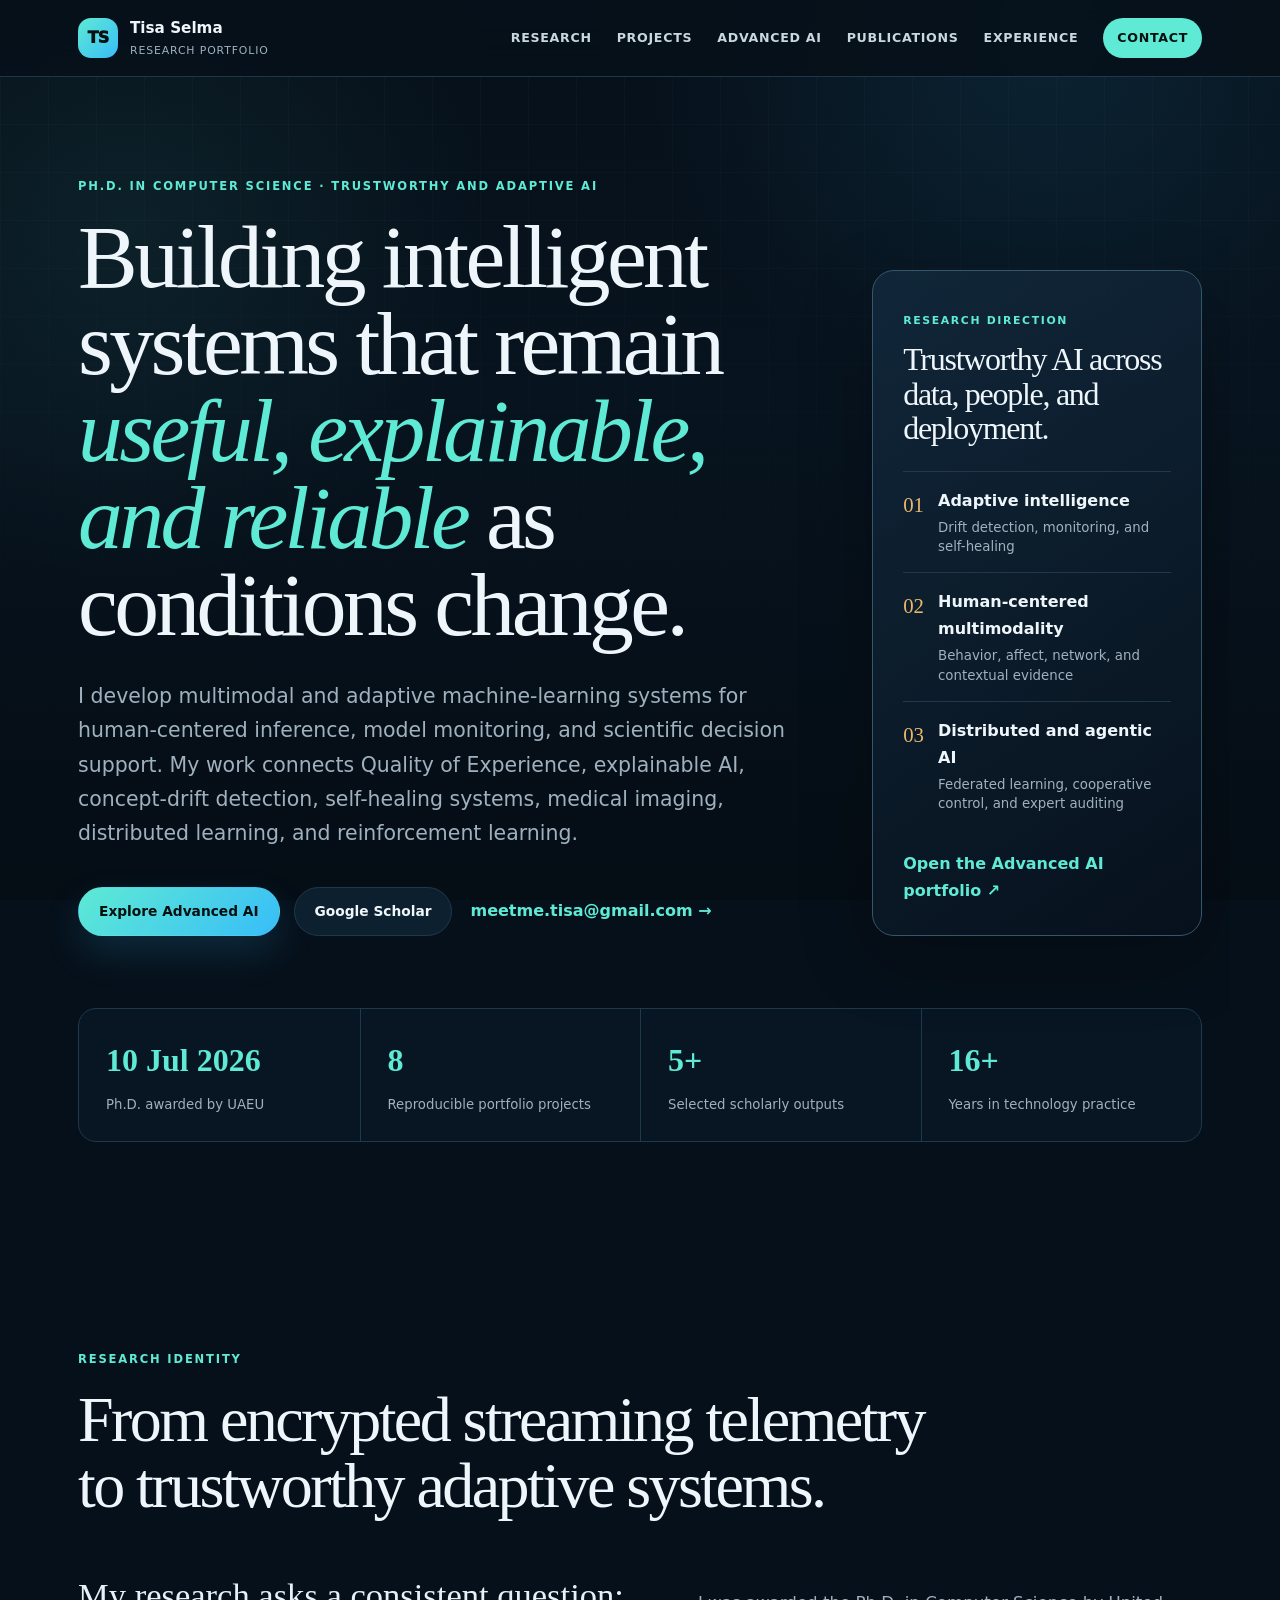
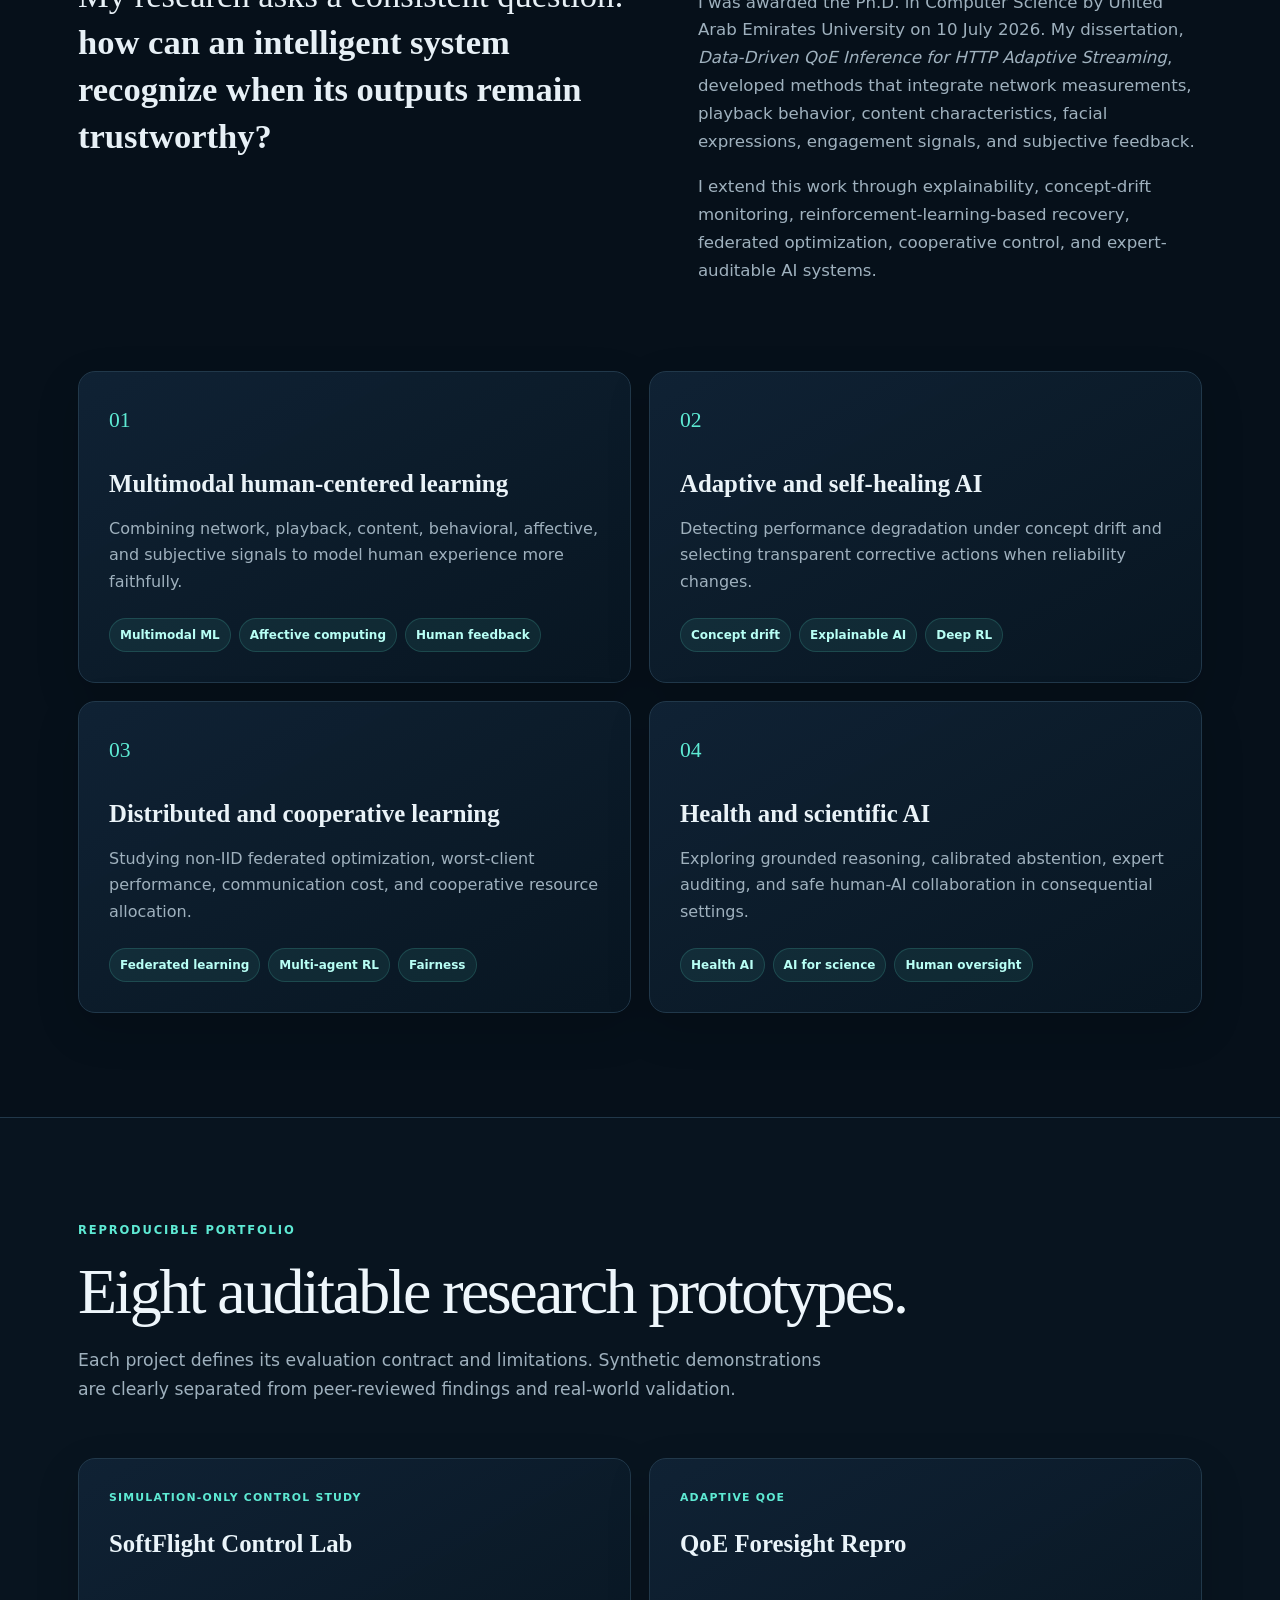
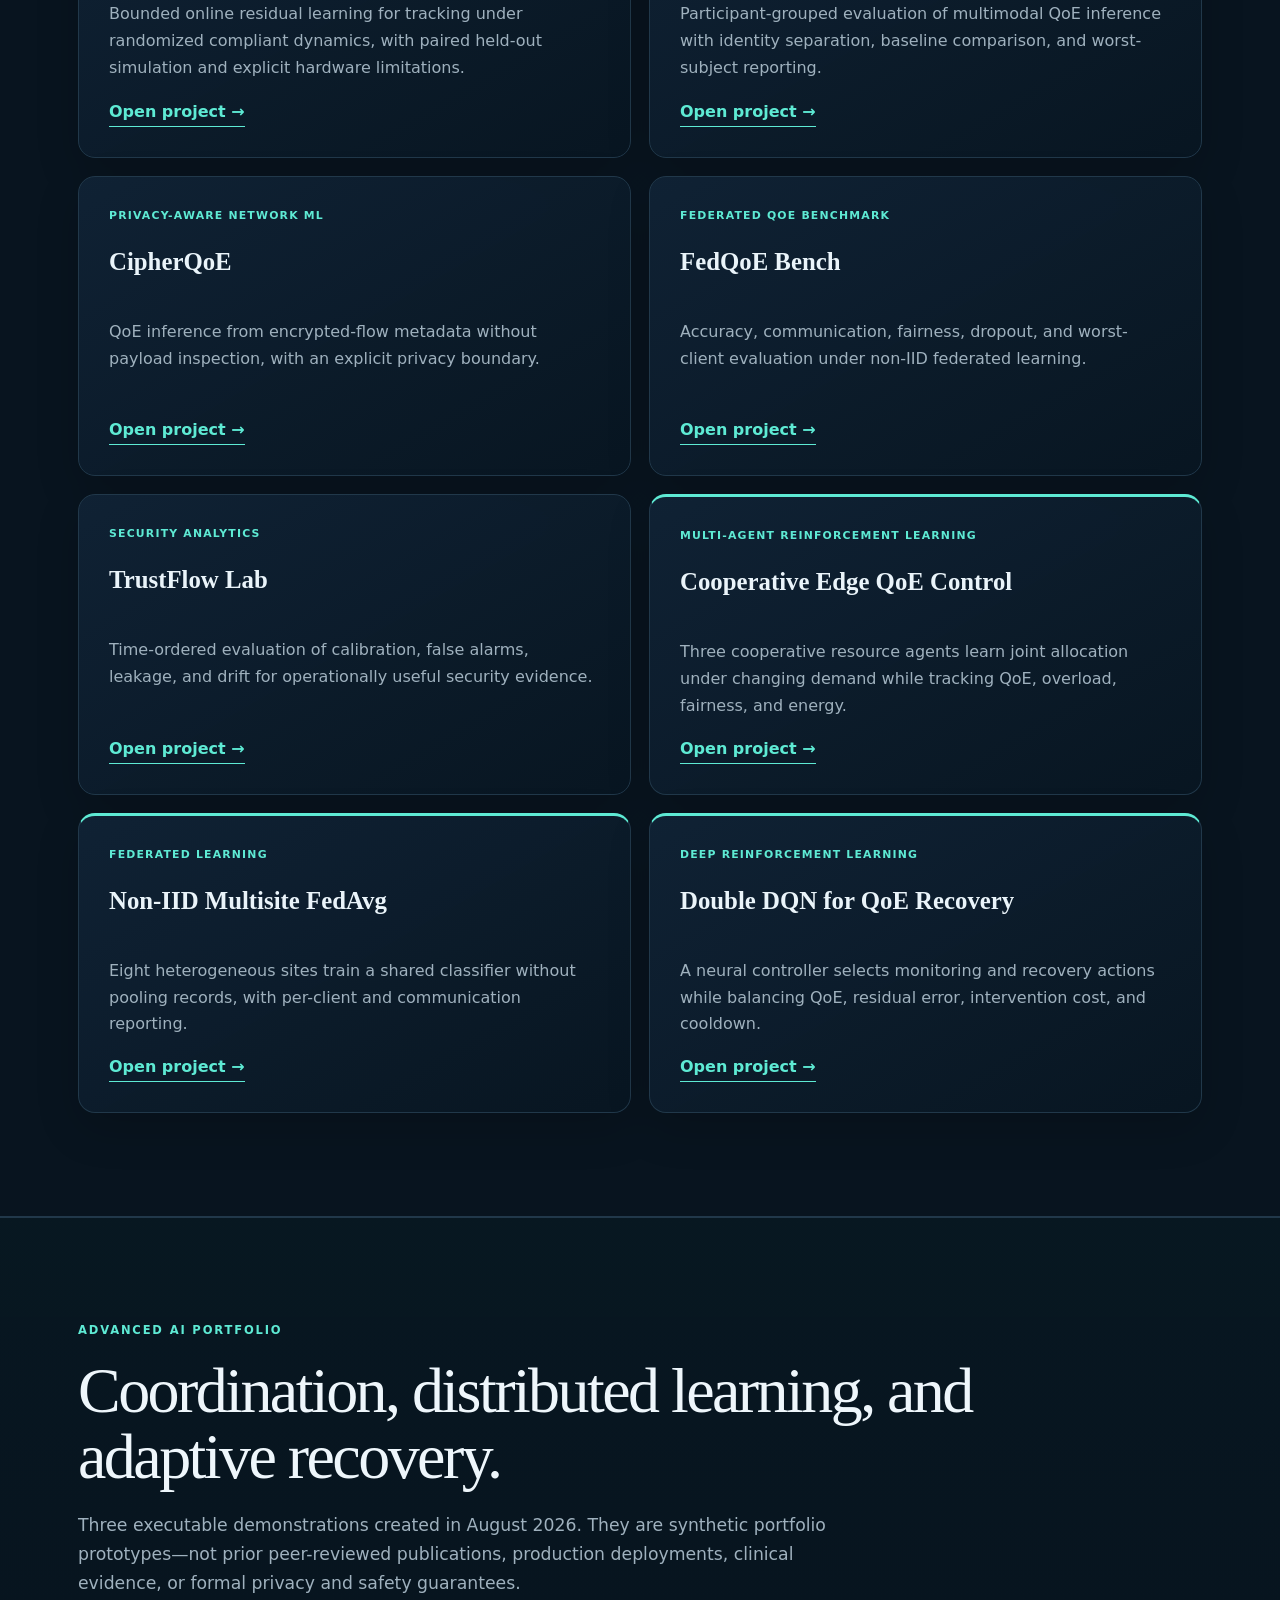
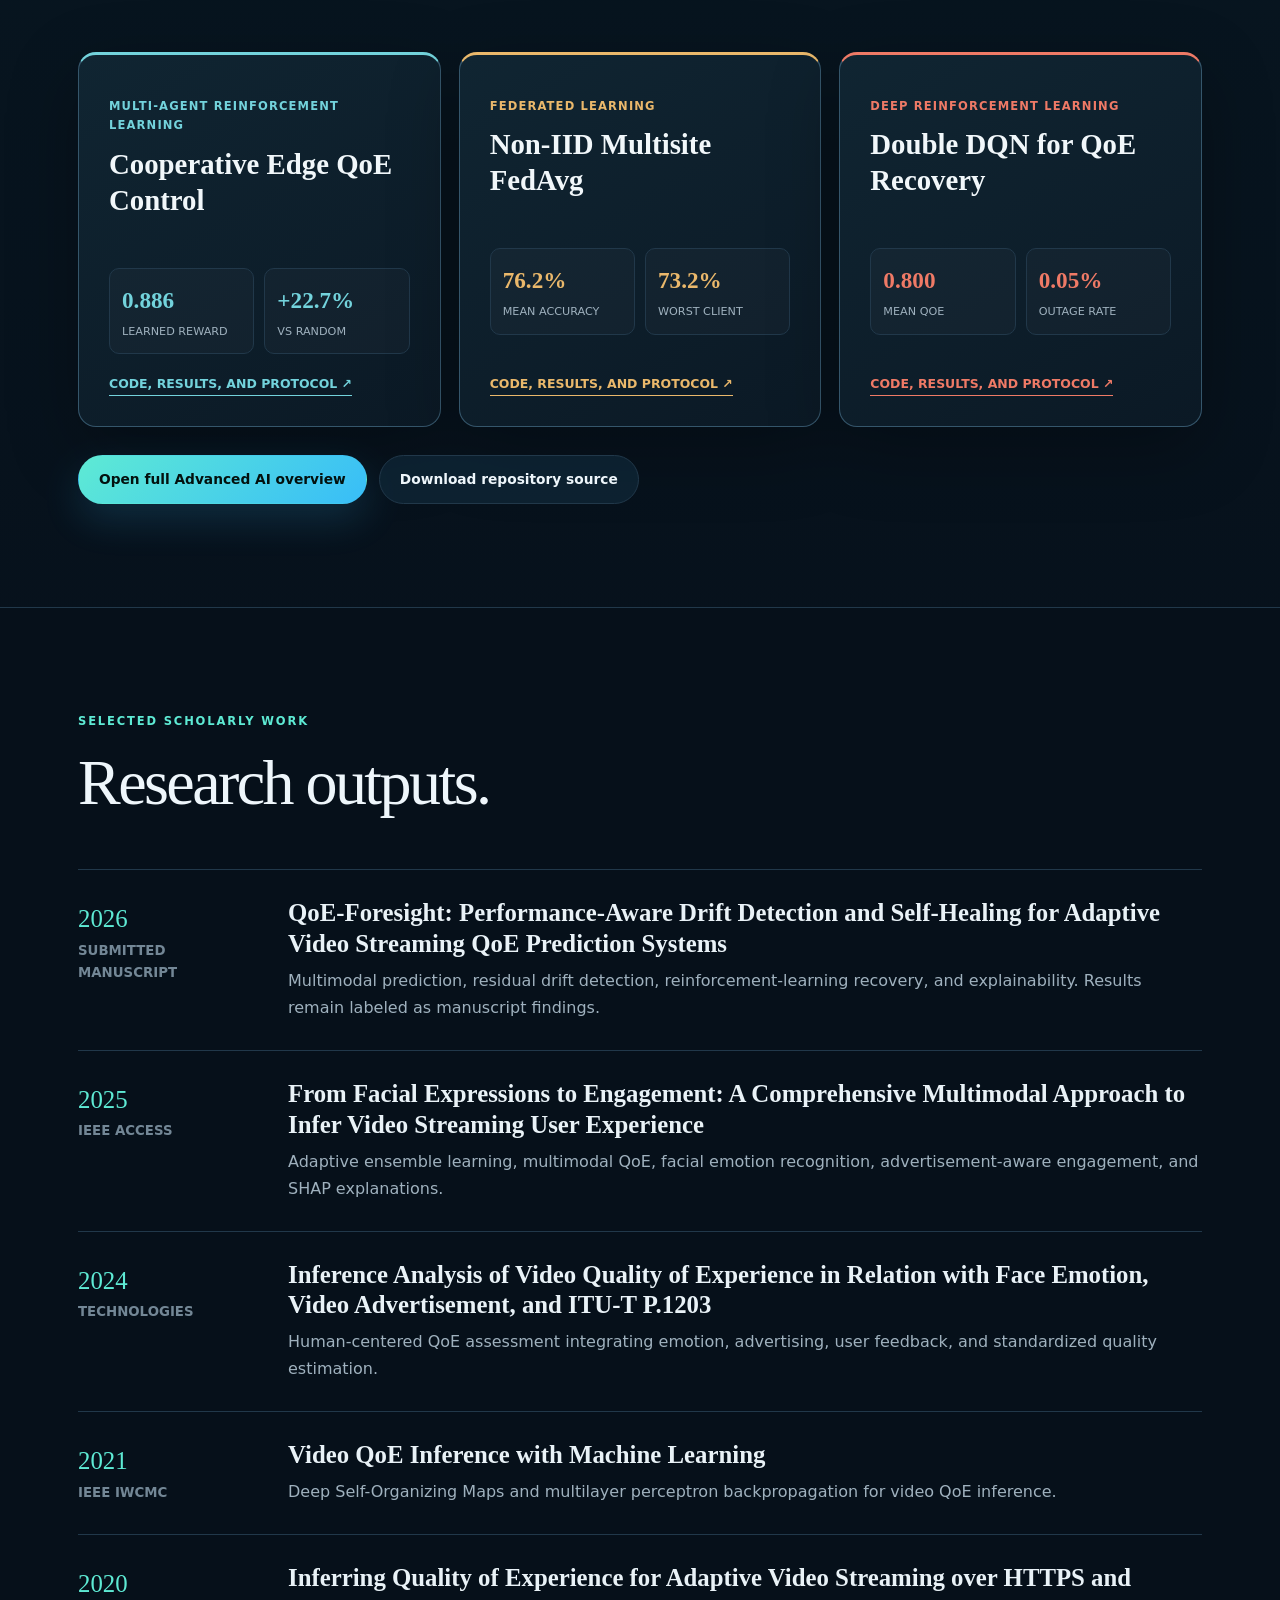
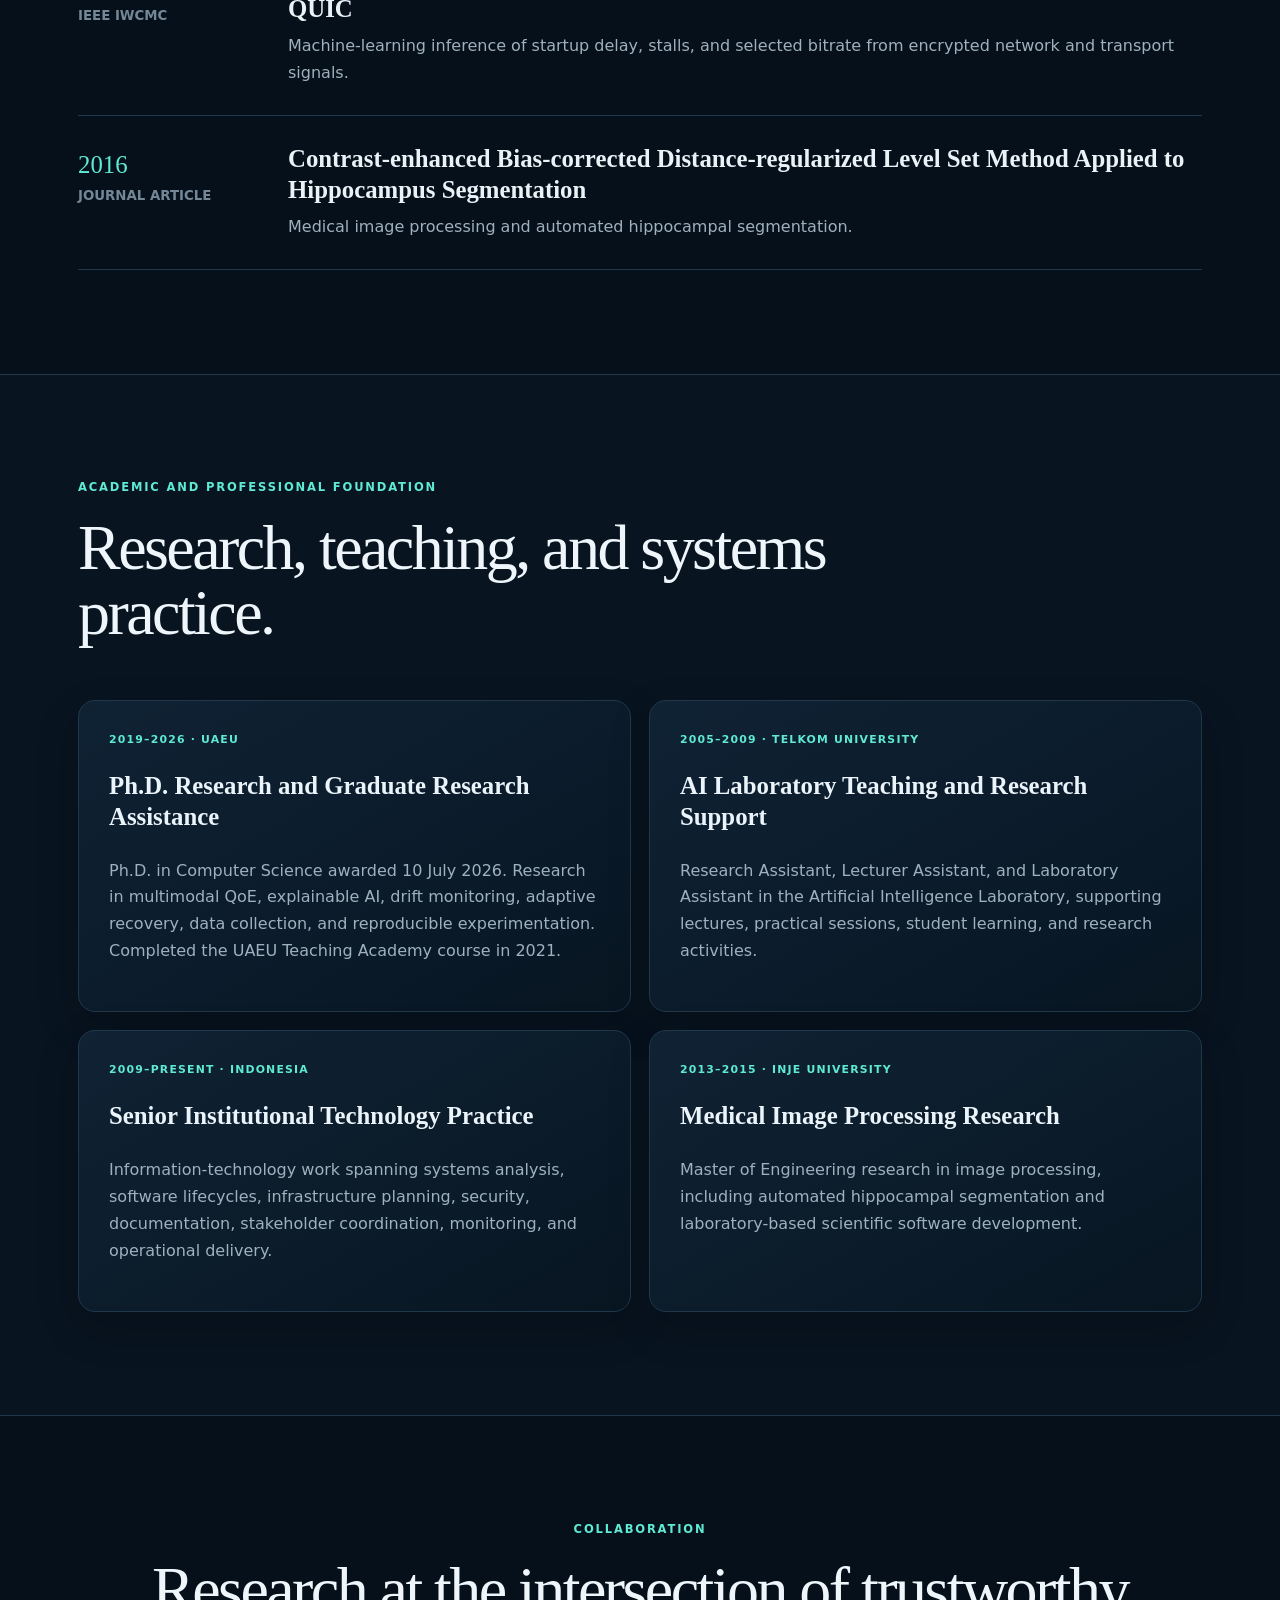
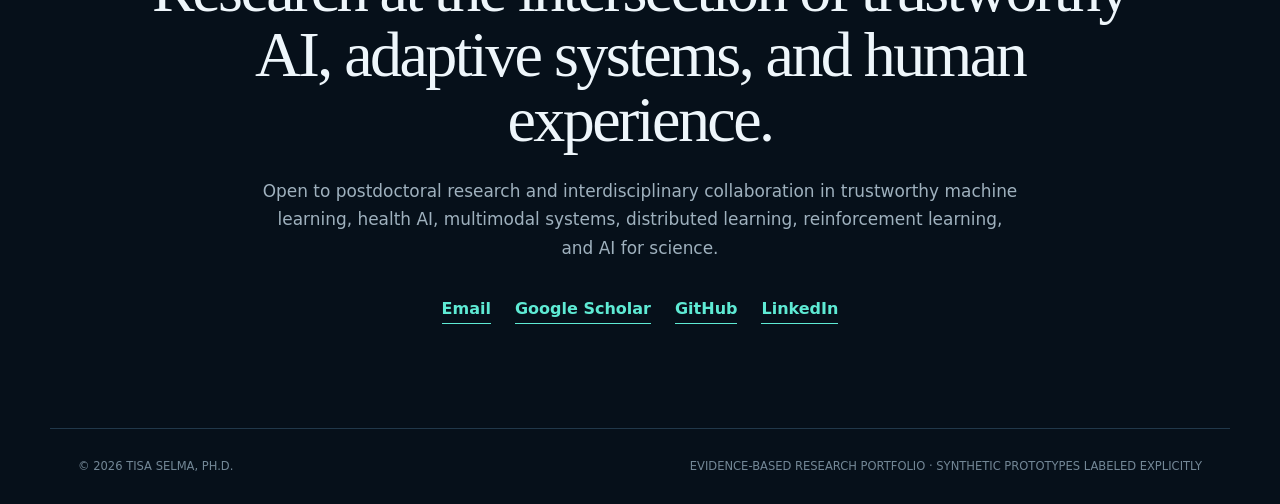
<file: index.html>
<!doctype html>
<html lang="en">
<head>
  <meta charset="utf-8">
  <meta name="viewport" content="width=device-width, initial-scale=1">
  <meta name="description" content="Tisa Selma, Ph.D. - research portfolio in trustworthy and adaptive AI, multimodal machine learning, Quality of Experience, multi-agent reinforcement learning, federated learning, and deep reinforcement learning.">
  <meta name="theme-color" content="#06101a">
  <meta name="color-scheme" content="dark">
  <meta property="og:type" content="website">
  <meta property="og:title" content="Tisa Selma, Ph.D. | Trustworthy and Adaptive AI">
  <meta property="og:description" content="Research, reproducible software, and advanced AI portfolios in trustworthy and adaptive machine learning.">
  <meta property="og:url" content="https://meetmetisa-dev.github.io/tisa-research-portfolio/">
  <title>Tisa Selma, Ph.D. | Trustworthy and Adaptive AI</title>
  <link rel="icon" href="assets/icons/favicon.svg" type="image/svg+xml">
  <link rel="manifest" href="site.webmanifest">
  <link rel="stylesheet" href="styles.css">
</head>
<body>
  <a class="skip-link" href="#main">Skip to main content</a>
  <header class="site-header" data-header>
    <div class="nav-shell">
      <a class="brand" href="#top" aria-label="Tisa Selma home"><span class="brand-mark">TS</span><span><strong>Tisa Selma</strong><small>Research Portfolio</small></span></a>
      <button class="nav-toggle" type="button" aria-expanded="false" aria-controls="primary-nav" data-nav-toggle><span class="sr-only">Toggle navigation</span><i></i><i></i><i></i></button>
      <nav id="primary-nav" class="primary-nav" aria-label="Primary navigation" data-nav>
        <a href="#research">Research</a>
        <a href="#projects">Projects</a>
        <a href="#advanced-ai">Advanced AI</a>
        <a href="#publications">Publications</a>
        <a href="#experience">Experience</a>
        <a class="nav-cta" href="#contact">Contact</a>
      </nav>
    </div>
  </header>

  <main id="main">
    <section class="hero section" id="top">
      <div class="hero-grid">
        <div class="hero-copy reveal">
          <p class="kicker">Ph.D. in Computer Science · Trustworthy and Adaptive AI</p>
          <h1>Building intelligent systems that remain <em>useful, explainable, and reliable</em> as conditions change.</h1>
          <p class="hero-lede">I develop multimodal and adaptive machine-learning systems for human-centered inference, model monitoring, and scientific decision support. My work connects Quality of Experience, explainable AI, concept-drift detection, self-healing systems, medical imaging, distributed learning, and reinforcement learning.</p>
          <div class="hero-actions">
            <a class="button primary" href="#advanced-ai">Explore Advanced AI</a>
            <a class="button secondary" href="https://scholar.google.com/citations?user=Me3_i5UAAAAJ" target="_blank" rel="noopener noreferrer">Google Scholar</a>
            <a class="text-link" href="mailto:meetme.tisa@gmail.com">meetme.tisa@gmail.com →</a>
          </div>
        </div>
        <aside class="hero-panel reveal" aria-label="Research profile summary">
          <p class="panel-label">Research direction</p>
          <h2>Trustworthy AI across data, people, and deployment.</h2>
          <ol class="focus-list">
            <li><span>01</span><div><strong>Adaptive intelligence</strong><small>Drift detection, monitoring, and self-healing</small></div></li>
            <li><span>02</span><div><strong>Human-centered multimodality</strong><small>Behavior, affect, network, and contextual evidence</small></div></li>
            <li><span>03</span><div><strong>Distributed and agentic AI</strong><small>Federated learning, cooperative control, and expert auditing</small></div></li>
          </ol>
          <a class="panel-link" href="advanced-ai.html">Open the Advanced AI portfolio ↗</a>
        </aside>
      </div>
      <div class="profile-metrics reveal">
        <article><strong>10 Jul 2026</strong><span>Ph.D. awarded by UAEU</span></article>
        <article><strong>8</strong><span>Reproducible portfolio projects</span></article>
        <article><strong>5+</strong><span>Selected scholarly outputs</span></article>
        <article><strong>16+</strong><span>Years in technology practice</span></article>
      </div>
    </section>

    <section class="section intro" id="research">
      <div class="section-heading reveal">
        <p class="kicker">Research identity</p>
        <h2>From encrypted streaming telemetry to trustworthy adaptive systems.</h2>
      </div>
      <div class="intro-grid reveal">
        <p class="lead-paragraph">My research asks a consistent question: <strong>how can an intelligent system recognize when its outputs remain trustworthy?</strong></p>
        <div class="prose">
          <p>I was awarded the Ph.D. in Computer Science by United Arab Emirates University on 10 July 2026. My dissertation, <em>Data-Driven QoE Inference for HTTP Adaptive Streaming</em>, developed methods that integrate network measurements, playback behavior, content characteristics, facial expressions, engagement signals, and subjective feedback.</p>
          <p>I extend this work through explainability, concept-drift monitoring, reinforcement-learning-based recovery, federated optimization, cooperative control, and expert-auditable AI systems.</p>
        </div>
      </div>
      <div class="research-grid">
        <article class="research-card reveal"><span>01</span><h3>Multimodal human-centered learning</h3><p>Combining network, playback, content, behavioral, affective, and subjective signals to model human experience more faithfully.</p><ul><li>Multimodal ML</li><li>Affective computing</li><li>Human feedback</li></ul></article>
        <article class="research-card reveal"><span>02</span><h3>Adaptive and self-healing AI</h3><p>Detecting performance degradation under concept drift and selecting transparent corrective actions when reliability changes.</p><ul><li>Concept drift</li><li>Explainable AI</li><li>Deep RL</li></ul></article>
        <article class="research-card reveal"><span>03</span><h3>Distributed and cooperative learning</h3><p>Studying non-IID federated optimization, worst-client performance, communication cost, and cooperative resource allocation.</p><ul><li>Federated learning</li><li>Multi-agent RL</li><li>Fairness</li></ul></article>
        <article class="research-card reveal"><span>04</span><h3>Health and scientific AI</h3><p>Exploring grounded reasoning, calibrated abstention, expert auditing, and safe human-AI collaboration in consequential settings.</p><ul><li>Health AI</li><li>AI for science</li><li>Human oversight</li></ul></article>
      </div>
    </section>

    <section class="section tinted" id="projects">
      <div class="section-heading reveal">
        <p class="kicker">Reproducible portfolio</p>
        <h2>Eight auditable research prototypes.</h2>
        <p>Each project defines its evaluation contract and limitations. Synthetic demonstrations are clearly separated from peer-reviewed findings and real-world validation.</p>
      </div>
      <div class="project-grid">
        <article class="project-card reveal"><p class="project-type">Simulation-only control study</p><h3>SoftFlight Control Lab</h3><p>Bounded online residual learning for tracking under randomized compliant dynamics, with paired held-out simulation and explicit hardware limitations.</p><a href="projects/soft-flight-control-lab/">Open project →</a></article>
        <article class="project-card reveal"><p class="project-type">Adaptive QoE</p><h3>QoE Foresight Repro</h3><p>Participant-grouped evaluation of multimodal QoE inference with identity separation, baseline comparison, and worst-subject reporting.</p><a href="projects/qoe-foresight-repro/">Open project →</a></article>
        <article class="project-card reveal"><p class="project-type">Privacy-aware network ML</p><h3>CipherQoE</h3><p>QoE inference from encrypted-flow metadata without payload inspection, with an explicit privacy boundary.</p><a href="projects/cipherqoe/">Open project →</a></article>
        <article class="project-card reveal"><p class="project-type">Federated QoE benchmark</p><h3>FedQoE Bench</h3><p>Accuracy, communication, fairness, dropout, and worst-client evaluation under non-IID federated learning.</p><a href="projects/fedqoe-bench/">Open project →</a></article>
        <article class="project-card reveal"><p class="project-type">Security analytics</p><h3>TrustFlow Lab</h3><p>Time-ordered evaluation of calibration, false alarms, leakage, and drift for operationally useful security evidence.</p><a href="projects/trustflow-lab/">Open project →</a></article>
        <article class="project-card accent reveal"><p class="project-type">Multi-Agent Reinforcement Learning</p><h3>Cooperative Edge QoE Control</h3><p>Three cooperative resource agents learn joint allocation under changing demand while tracking QoE, overload, fairness, and energy.</p><a href="projects/multiagent-reinforcement-learning/">Open project →</a></article>
        <article class="project-card accent reveal"><p class="project-type">Federated Learning</p><h3>Non-IID Multisite FedAvg</h3><p>Eight heterogeneous sites train a shared classifier without pooling records, with per-client and communication reporting.</p><a href="projects/federated-learning/">Open project →</a></article>
        <article class="project-card accent reveal"><p class="project-type">Deep Reinforcement Learning</p><h3>Double DQN for QoE Recovery</h3><p>A neural controller selects monitoring and recovery actions while balancing QoE, residual error, intervention cost, and cooldown.</p><a href="projects/deep-reinforcement-learning/">Open project →</a></article>
      </div>
    </section>

    <section class="section advanced" id="advanced-ai">
      <div class="section-heading reveal">
        <p class="kicker">Advanced AI portfolio</p>
        <h2>Coordination, distributed learning, and adaptive recovery.</h2>
        <p>Three executable demonstrations created in August 2026. They are synthetic portfolio prototypes—not prior peer-reviewed publications, production deployments, clinical evidence, or formal privacy and safety guarantees.</p>
      </div>
      <div class="advanced-grid">
        <article class="advanced-card reveal" style="--accent:#73d3dc"><p>Multi-Agent Reinforcement Learning</p><h3>Cooperative Edge QoE Control</h3><div class="mini-metrics"><span><strong>0.886</strong> learned reward</span><span><strong>+22.7%</strong> vs random</span></div><a href="projects/multiagent-reinforcement-learning/">Code, results, and protocol ↗</a></article>
        <article class="advanced-card reveal" style="--accent:#eab86b"><p>Federated Learning</p><h3>Non-IID Multisite FedAvg</h3><div class="mini-metrics"><span><strong>76.2%</strong> mean accuracy</span><span><strong>73.2%</strong> worst client</span></div><a href="projects/federated-learning/">Code, results, and protocol ↗</a></article>
        <article class="advanced-card reveal" style="--accent:#ef7a66"><p>Deep Reinforcement Learning</p><h3>Double DQN for QoE Recovery</h3><div class="mini-metrics"><span><strong>0.800</strong> mean QoE</span><span><strong>0.05%</strong> outage rate</span></div><a href="projects/deep-reinforcement-learning/">Code, results, and protocol ↗</a></article>
      </div>
      <div class="advanced-actions reveal"><a class="button primary" href="advanced-ai.html">Open full Advanced AI overview</a><a class="button secondary" href="https://github.com/meetmetisa-dev/tisa-research-portfolio/archive/refs/heads/main.zip">Download repository source</a></div>
    </section>

    <section class="section" id="publications">
      <div class="section-heading reveal"><p class="kicker">Selected scholarly work</p><h2>Research outputs.</h2></div>
      <div class="publication-list">
        <article class="publication reveal"><div><span>2026</span><small>Submitted manuscript</small></div><section><h3>QoE-Foresight: Performance-Aware Drift Detection and Self-Healing for Adaptive Video Streaming QoE Prediction Systems</h3><p>Multimodal prediction, residual drift detection, reinforcement-learning recovery, and explainability. Results remain labeled as manuscript findings.</p></section></article>
        <article class="publication reveal"><div><span>2025</span><small>IEEE Access</small></div><section><h3>From Facial Expressions to Engagement: A Comprehensive Multimodal Approach to Infer Video Streaming User Experience</h3><p>Adaptive ensemble learning, multimodal QoE, facial emotion recognition, advertisement-aware engagement, and SHAP explanations.</p></section></article>
        <article class="publication reveal"><div><span>2024</span><small>Technologies</small></div><section><h3>Inference Analysis of Video Quality of Experience in Relation with Face Emotion, Video Advertisement, and ITU-T P.1203</h3><p>Human-centered QoE assessment integrating emotion, advertising, user feedback, and standardized quality estimation.</p></section></article>
        <article class="publication reveal"><div><span>2021</span><small>IEEE IWCMC</small></div><section><h3>Video QoE Inference with Machine Learning</h3><p>Deep Self-Organizing Maps and multilayer perceptron backpropagation for video QoE inference.</p></section></article>
        <article class="publication reveal"><div><span>2020</span><small>IEEE IWCMC</small></div><section><h3>Inferring Quality of Experience for Adaptive Video Streaming over HTTPS and QUIC</h3><p>Machine-learning inference of startup delay, stalls, and selected bitrate from encrypted network and transport signals.</p></section></article>
        <article class="publication reveal"><div><span>2016</span><small>Journal article</small></div><section><h3>Contrast-enhanced Bias-corrected Distance-regularized Level Set Method Applied to Hippocampus Segmentation</h3><p>Medical image processing and automated hippocampal segmentation.</p></section></article>
      </div>
    </section>

    <section class="section tinted" id="experience">
      <div class="section-heading reveal"><p class="kicker">Academic and professional foundation</p><h2>Research, teaching, and systems practice.</h2></div>
      <div class="experience-grid">
        <article class="experience-card reveal"><p class="project-type">2019–2026 · UAEU</p><h3>Ph.D. Research and Graduate Research Assistance</h3><p>Ph.D. in Computer Science awarded 10 July 2026. Research in multimodal QoE, explainable AI, drift monitoring, adaptive recovery, data collection, and reproducible experimentation. Completed the UAEU Teaching Academy course in 2021.</p></article>
        <article class="experience-card reveal"><p class="project-type">2005–2009 · Telkom University</p><h3>AI Laboratory Teaching and Research Support</h3><p>Research Assistant, Lecturer Assistant, and Laboratory Assistant in the Artificial Intelligence Laboratory, supporting lectures, practical sessions, student learning, and research activities.</p></article>
        <article class="experience-card reveal"><p class="project-type">2009–present · Indonesia</p><h3>Senior Institutional Technology Practice</h3><p>Information-technology work spanning systems analysis, software lifecycles, infrastructure planning, security, documentation, stakeholder coordination, monitoring, and operational delivery.</p></article>
        <article class="experience-card reveal"><p class="project-type">2013–2015 · Inje University</p><h3>Medical Image Processing Research</h3><p>Master of Engineering research in image processing, including automated hippocampal segmentation and laboratory-based scientific software development.</p></article>
      </div>
    </section>

    <section class="contact section" id="contact">
      <p class="kicker">Collaboration</p>
      <h2>Research at the intersection of trustworthy AI, adaptive systems, and human experience.</h2>
      <p>Open to postdoctoral research and interdisciplinary collaboration in trustworthy machine learning, health AI, multimodal systems, distributed learning, reinforcement learning, and AI for science.</p>
      <div class="contact-links"><a href="mailto:meetme.tisa@gmail.com">Email</a><a href="https://scholar.google.com/citations?user=Me3_i5UAAAAJ" target="_blank" rel="noopener noreferrer">Google Scholar</a><a href="https://github.com/meetmetisa-dev" target="_blank" rel="noopener noreferrer">GitHub</a><a href="https://www.linkedin.com/in/tisa-selma-phd-58960b211/" target="_blank" rel="noopener noreferrer">LinkedIn</a></div>
    </section>
  </main>

  <footer class="site-footer"><span>© 2026 Tisa Selma, Ph.D.</span><span>Evidence-based research portfolio · Synthetic prototypes labeled explicitly</span></footer>
  <script src="app.js"></script>
</body>
</html>
</file>
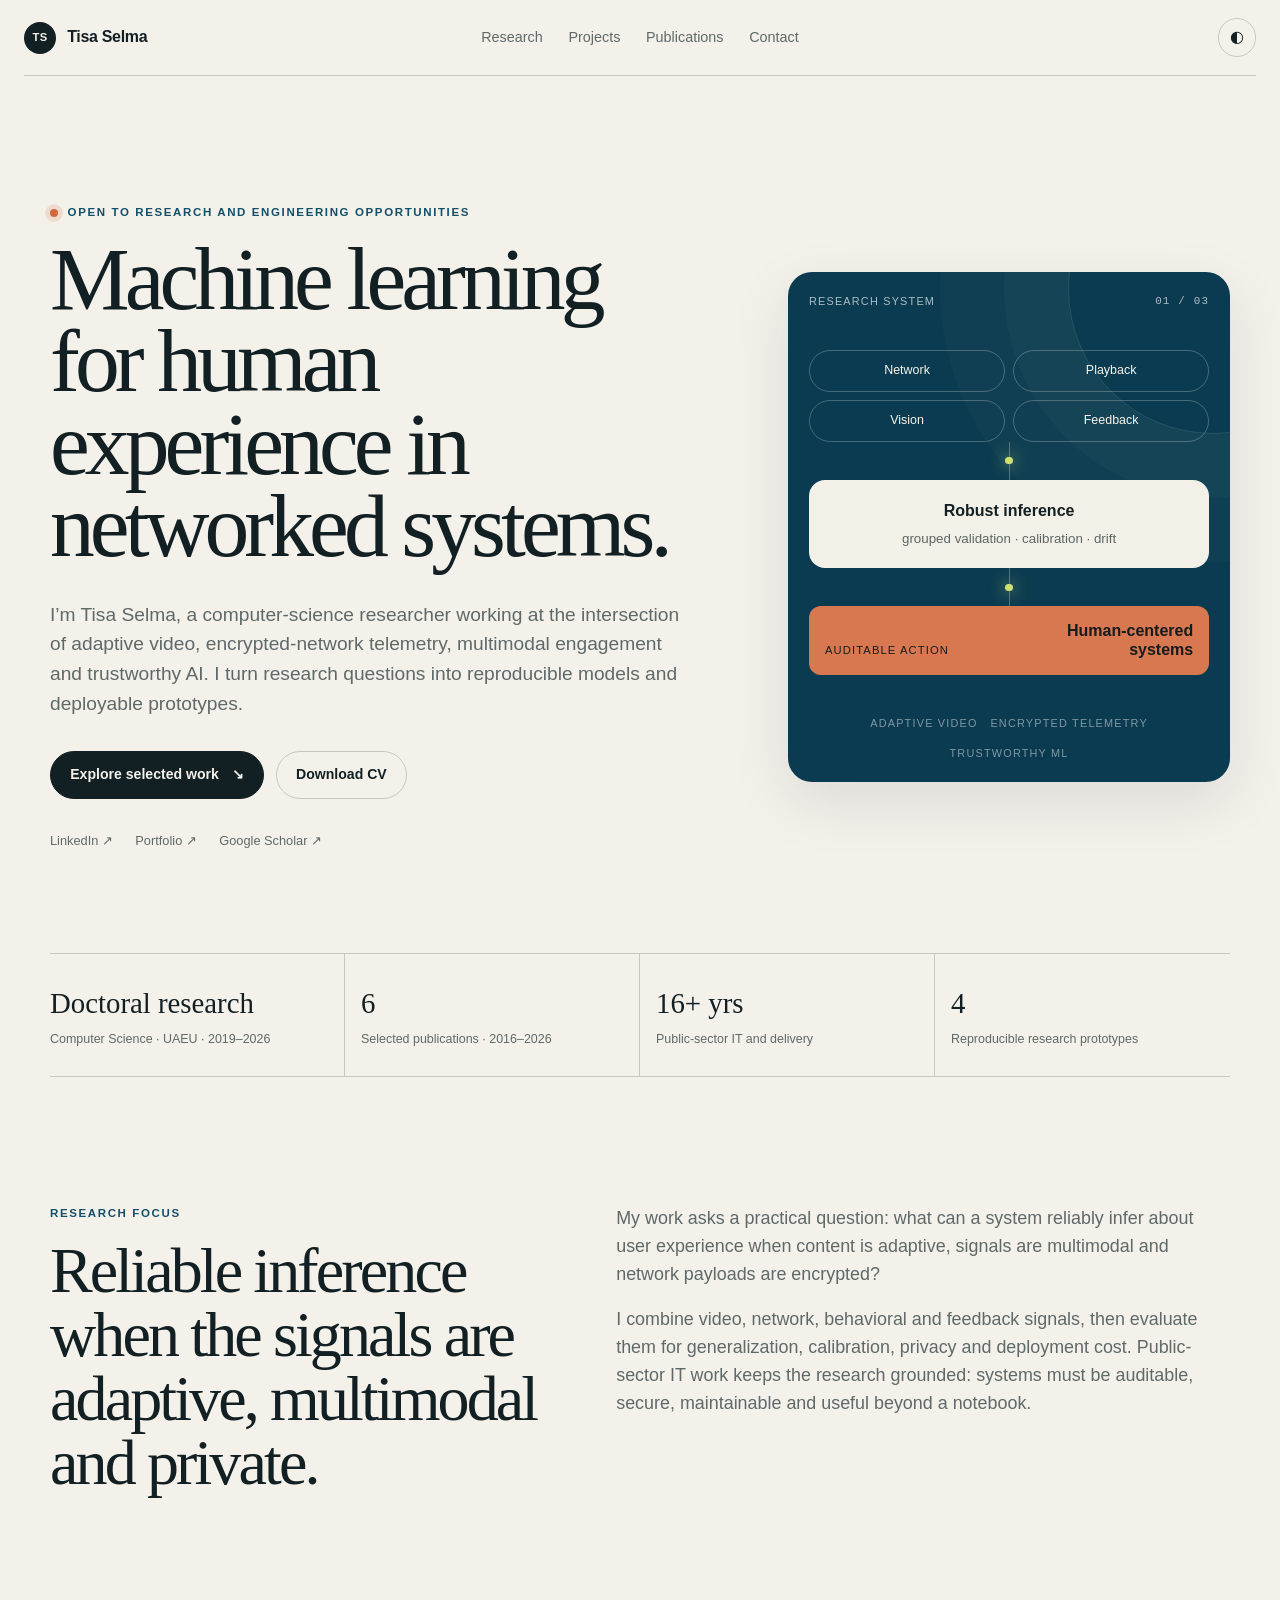
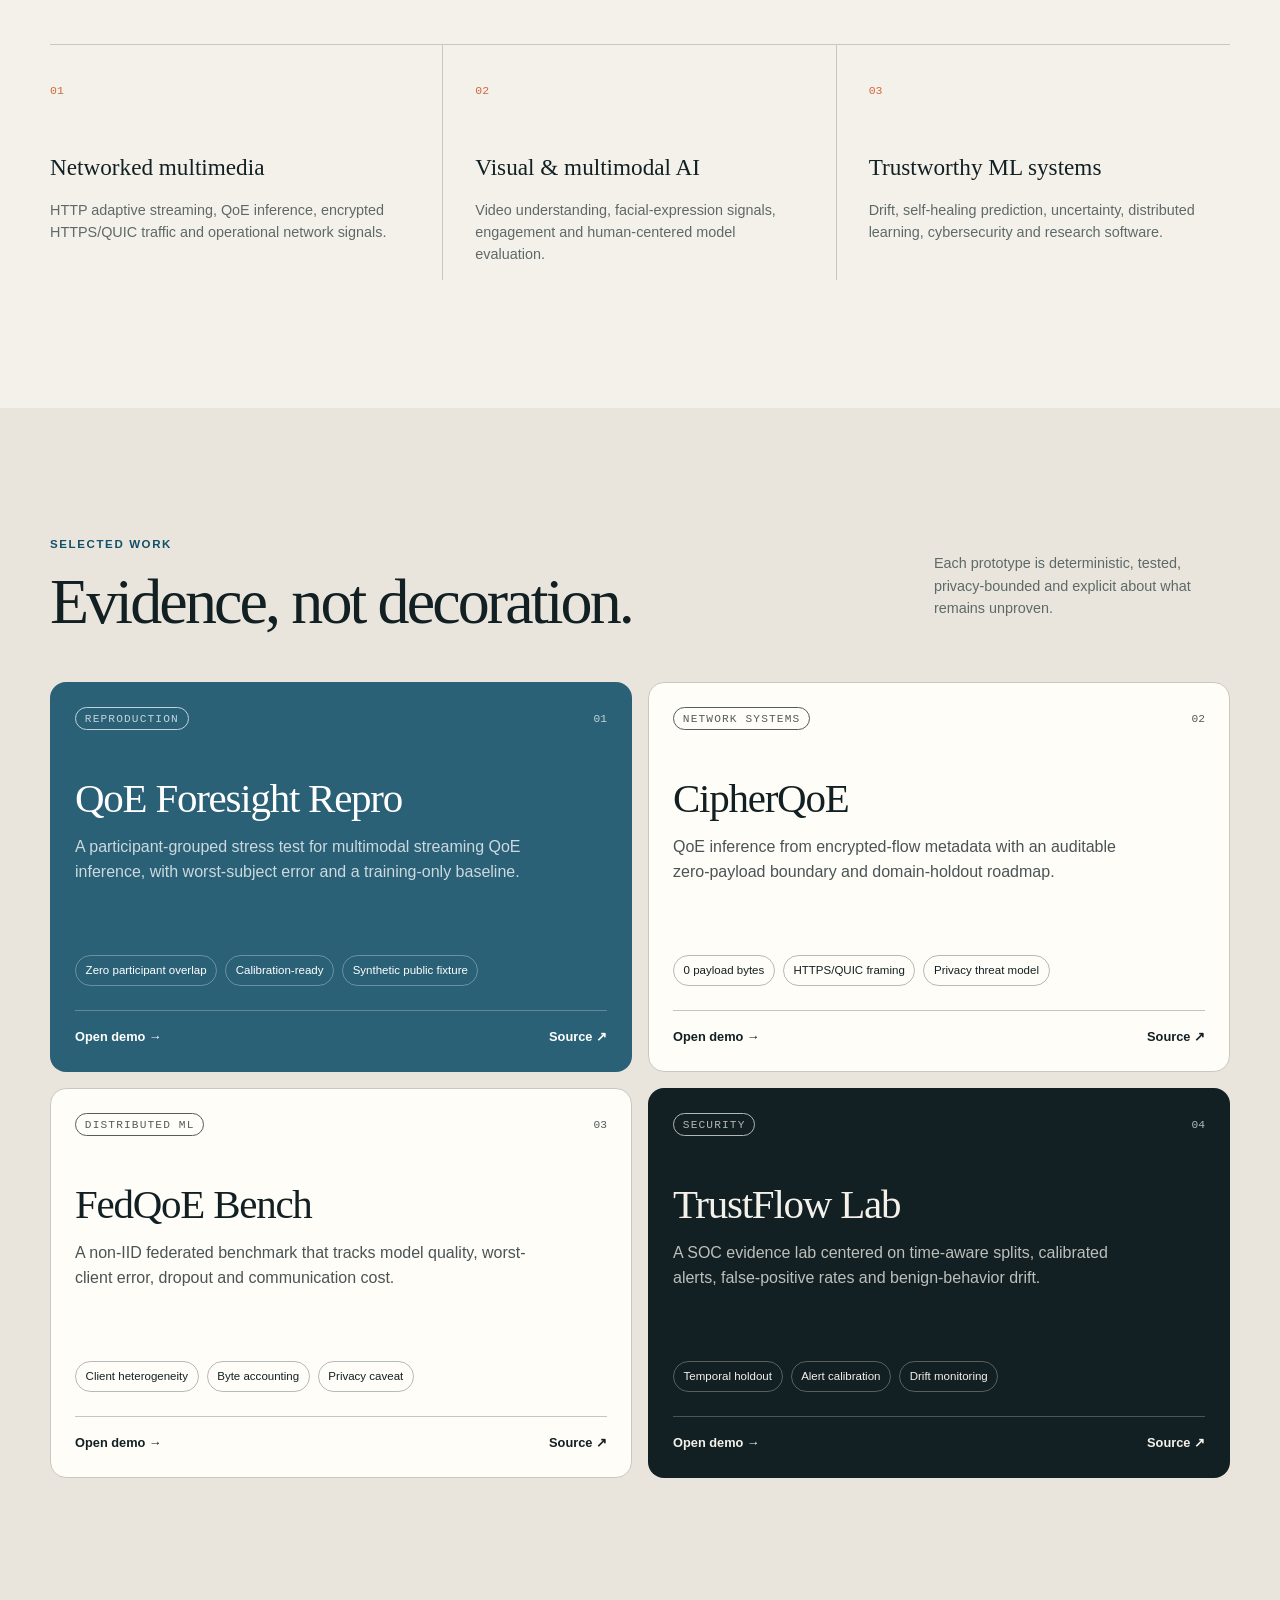
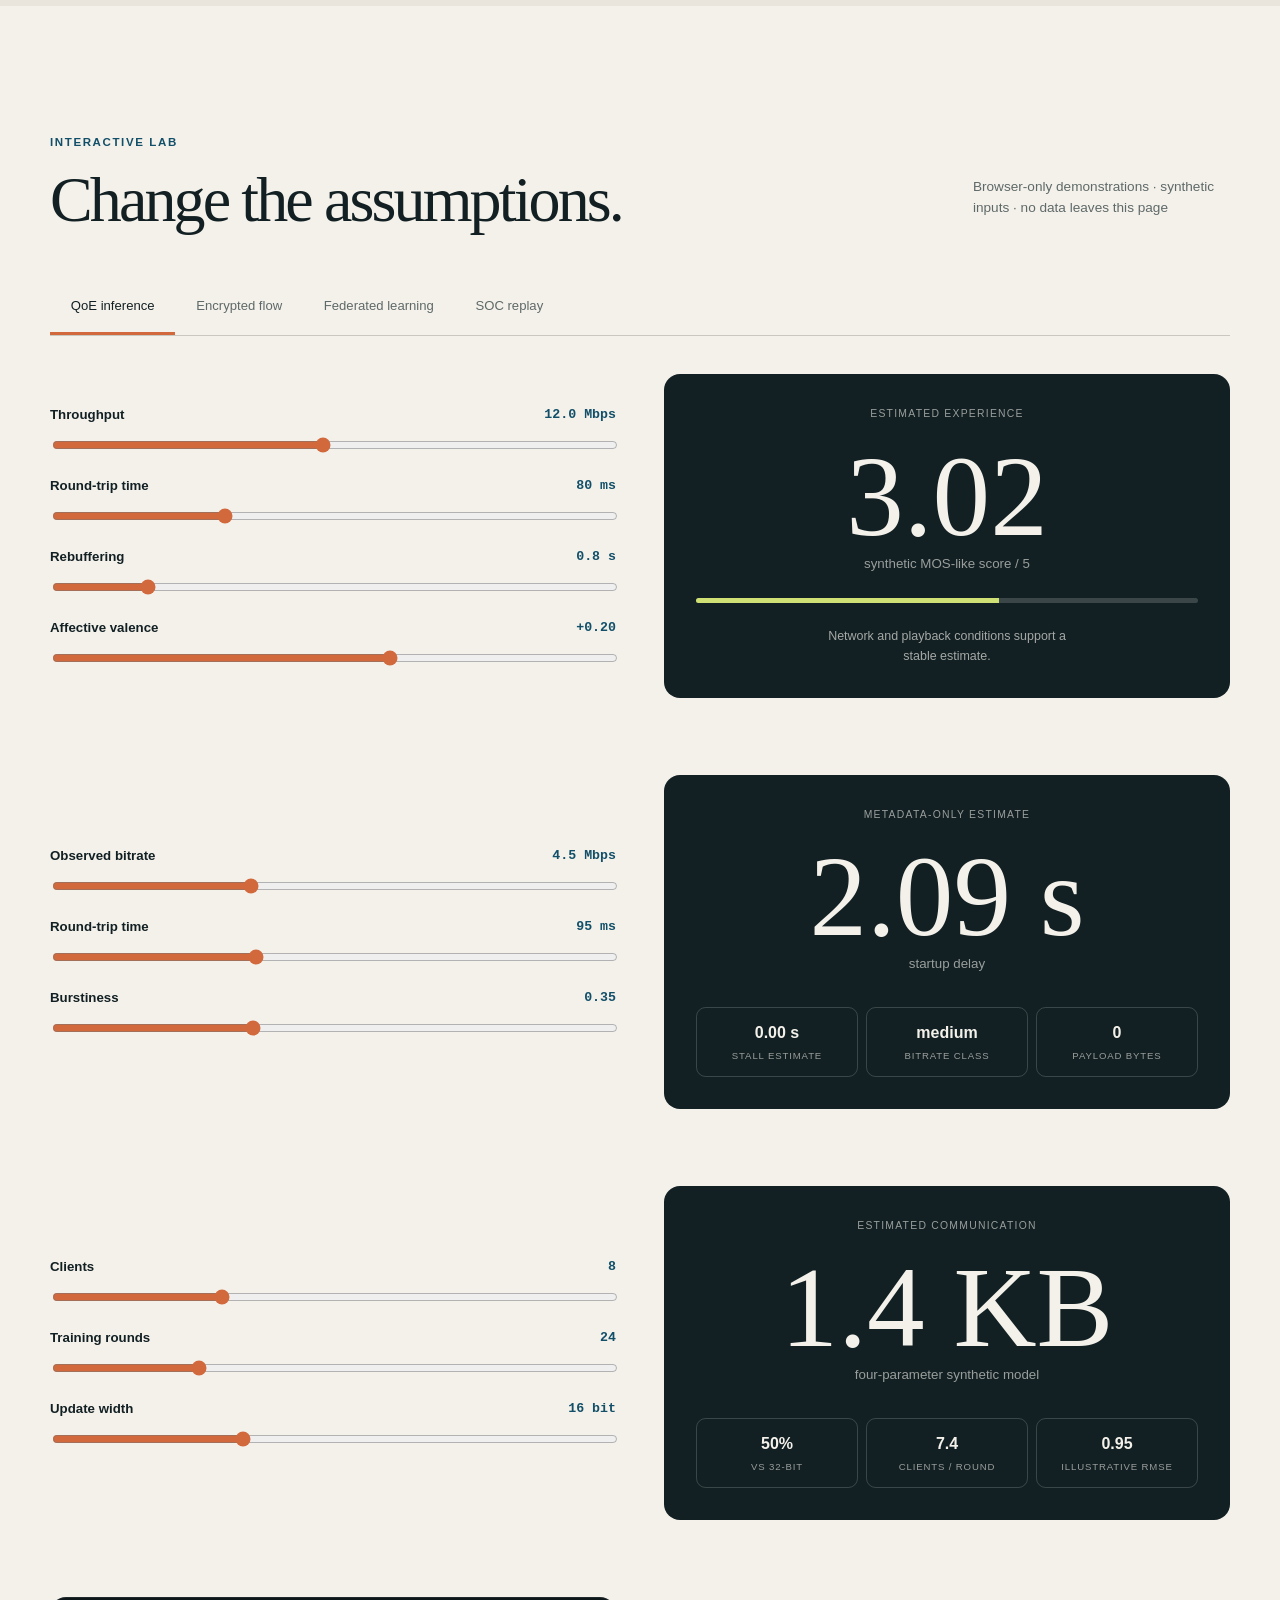
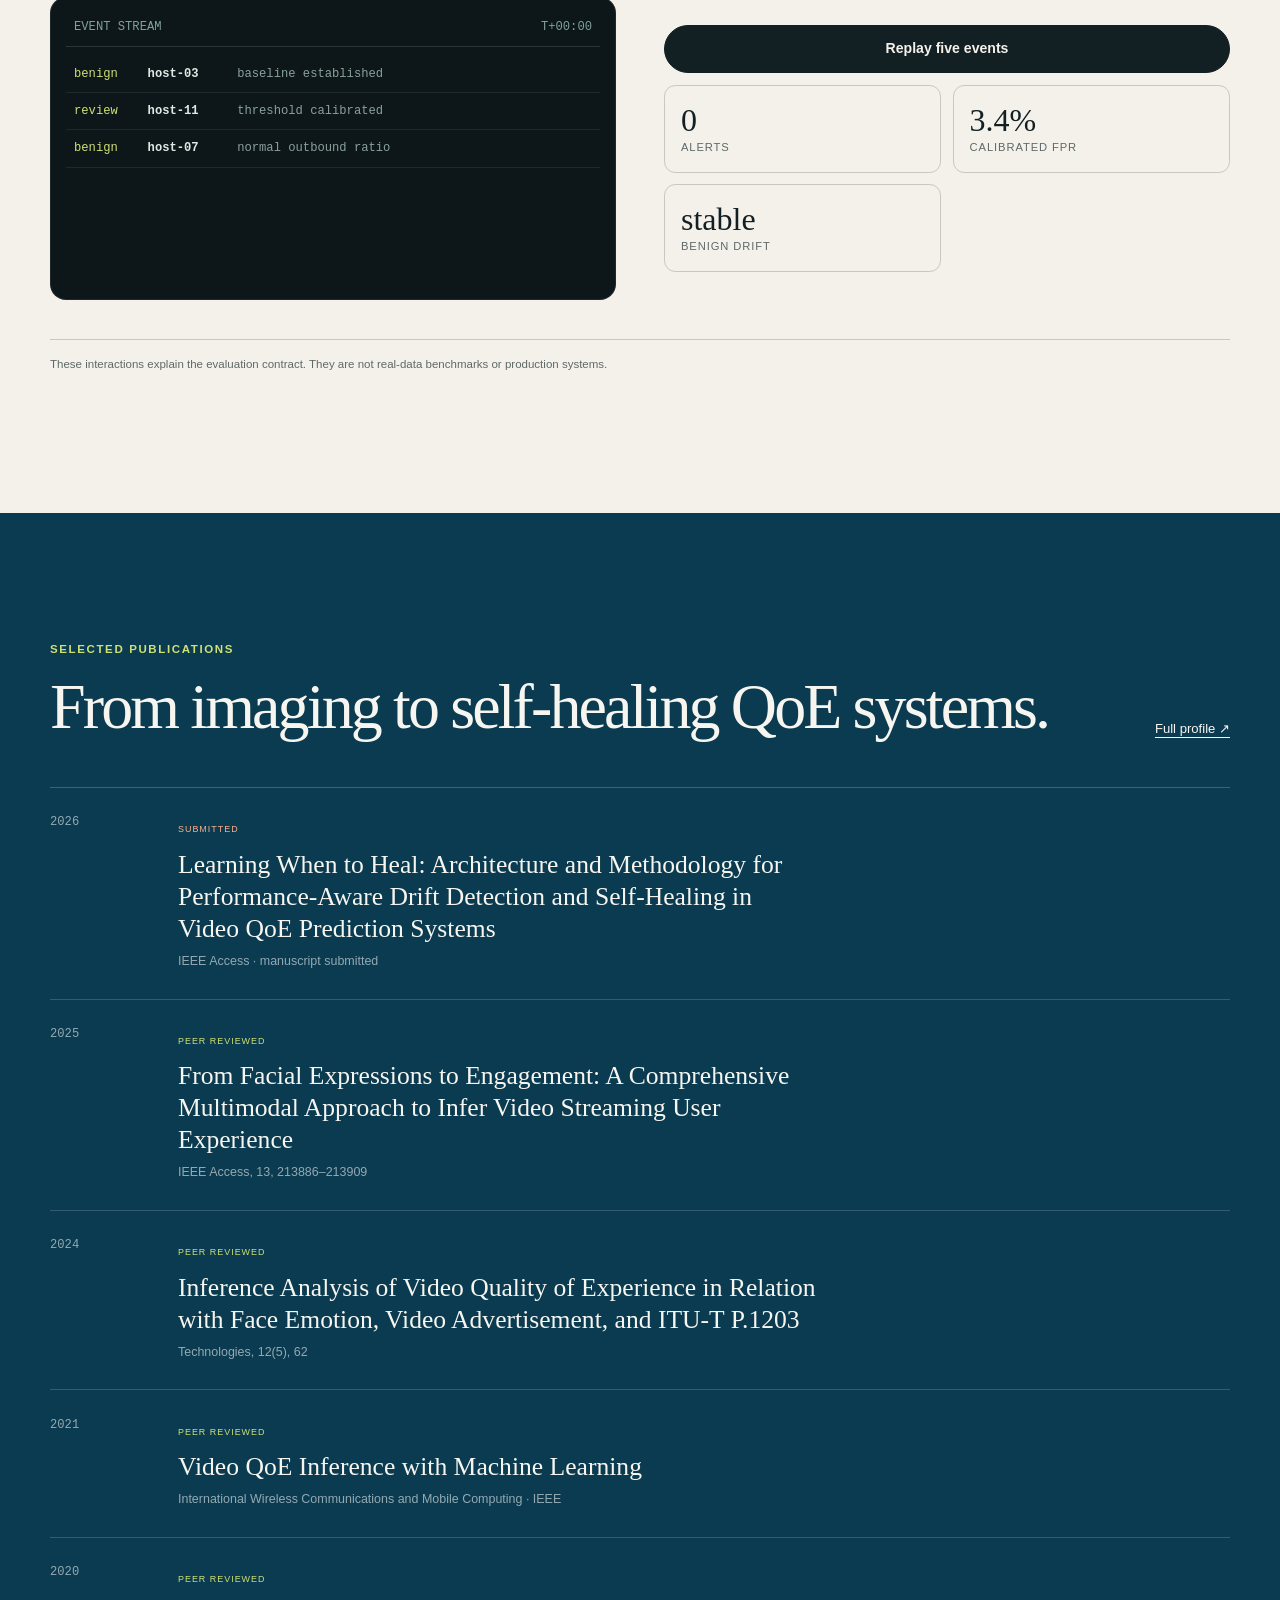
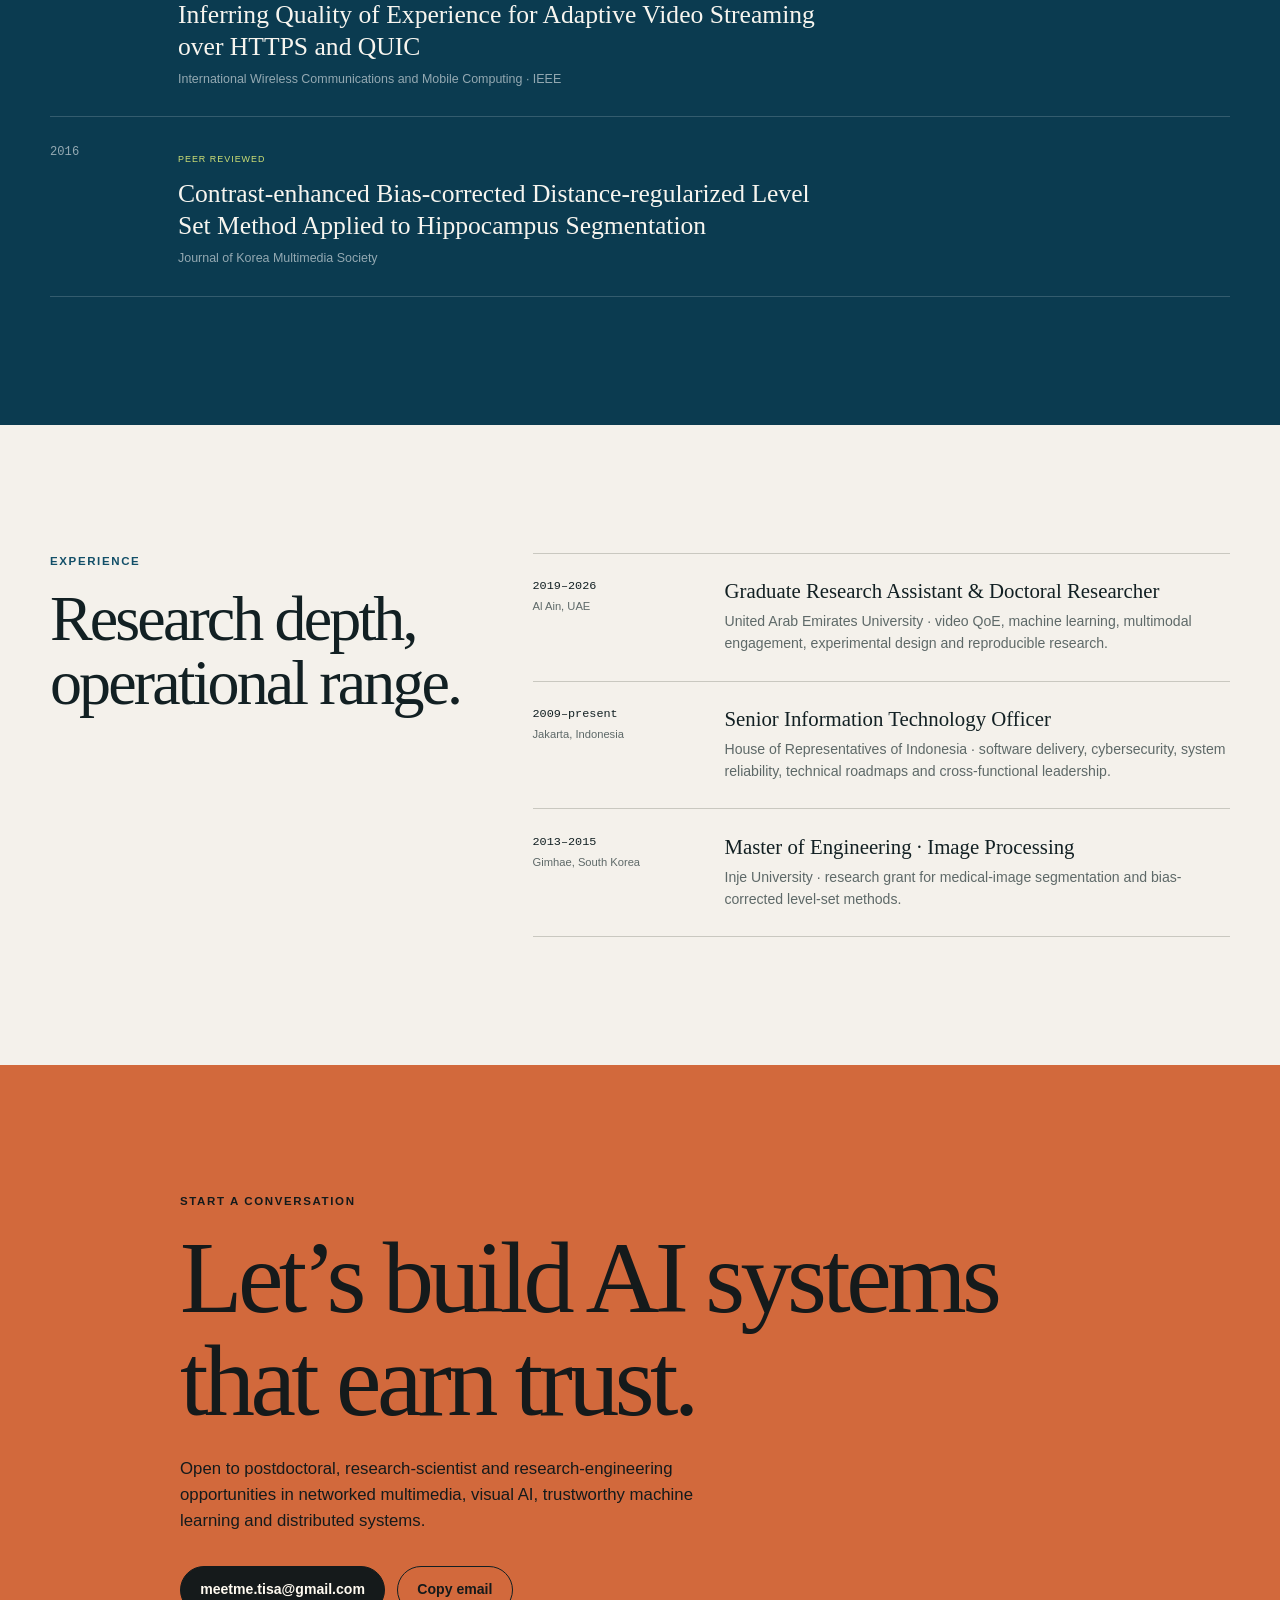
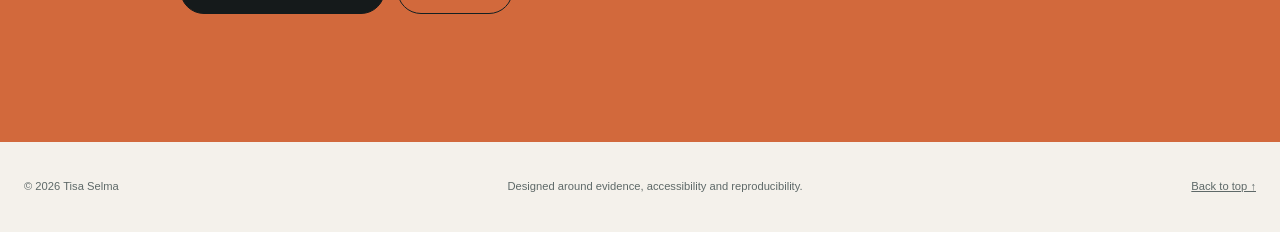
<file: website/index.html>
<!doctype html>
<html lang="en" data-theme="light">
  <head>
    <meta charset="utf-8" />
    <meta name="viewport" content="width=device-width, initial-scale=1" />
    <meta name="description" content="Tisa Selma is a computer-science researcher working across adaptive video, encrypted-network telemetry, multimodal engagement and trustworthy AI." />
    <meta name="theme-color" content="#f4f1eb" />
    <meta property="og:title" content="Tisa Selma — AI Researcher & Engineer" />
    <meta property="og:description" content="Machine learning for human experience in networked systems." />
    <meta property="og:type" content="website" />
    <title>Tisa Selma — AI Researcher &amp; Engineer</title>
    <link rel="stylesheet" href="styles.css" />
    <link rel="manifest" href="site.webmanifest" />
    <script src="app.js" defer></script>
  </head>
  <body>
    <a class="skip-link" href="#main">Skip to content</a>
    <header class="site-header">
      <a class="brand" href="#top" aria-label="Tisa Selma, home">
        <span class="brand-mark" aria-hidden="true">TS</span>
        <span>Tisa Selma</span>
      </a>
      <nav aria-label="Primary navigation">
        <a href="#research">Research</a>
        <a href="#projects">Projects</a>
        <a href="#publications">Publications</a>
        <a href="#contact">Contact</a>
      </nav>
      <button class="icon-button" id="theme-toggle" type="button" aria-label="Switch to dark theme" aria-pressed="false">
        <span aria-hidden="true">◐</span>
      </button>
    </header>

    <main id="main">
      <section class="hero section-shell" id="top">
        <div class="hero-copy">
          <p class="eyebrow"><span class="status-dot"></span> Open to research and engineering opportunities</p>
          <h1>Machine learning for human experience in networked systems.</h1>
          <p class="lede">I’m Tisa Selma, a computer-science researcher working at the intersection of adaptive video, encrypted-network telemetry, multimodal engagement and trustworthy AI. I turn research questions into reproducible models and deployable prototypes.</p>
          <div class="button-row">
            <a class="button primary" href="#projects">Explore selected work <span aria-hidden="true">↘</span></a>
            <a class="button secondary" href="assets/Tisa_Selma_Research_CV.pdf" download>Download CV</a>
          </div>
          <ul class="profile-links" aria-label="Profile links">
            <li><a href="https://www.linkedin.com/in/tisa-selma-phd-58960b211/" rel="noreferrer">LinkedIn ↗</a></li>
            <li><a href="https://meetmetisa-dev.github.io/tisa.github.io/" rel="noreferrer">Portfolio ↗</a></li>
            <li><a href="https://scholar.google.com/citations?hl=en&amp;user=Me3_i5UAAAAJ" rel="noreferrer">Google Scholar ↗</a></li>
          </ul>
        </div>

        <div class="systems-card" aria-label="Research system: signals to trusted action">
          <div class="systems-heading">
            <span>Research system</span>
            <span class="mono">01 / 03</span>
          </div>
          <div class="systems-flow">
            <div class="signal-cluster">
              <span>Network</span><span>Playback</span><span>Vision</span><span>Feedback</span>
            </div>
            <div class="flow-line" aria-hidden="true"><i></i></div>
            <div class="model-node"><b>Robust inference</b><small>grouped validation · calibration · drift</small></div>
            <div class="flow-line" aria-hidden="true"><i></i></div>
            <div class="action-node"><span>Auditable action</span><b>Human-centered systems</b></div>
          </div>
          <div class="systems-foot"><span>Adaptive video</span><span>Encrypted telemetry</span><span>Trustworthy ML</span></div>
        </div>
      </section>

      <section class="evidence section-shell" aria-label="Selected evidence">
        <div><strong>Doctoral research</strong><span>Computer Science · UAEU · 2019–2026</span></div>
        <div><strong>6</strong><span>Selected publications · 2016–2026</span></div>
        <div><strong>16+ yrs</strong><span>Public-sector IT and delivery</span></div>
        <div><strong>4</strong><span>Reproducible research prototypes</span></div>
      </section>

      <section class="section-shell narrative" id="research">
        <div class="section-intro">
          <p class="kicker">Research focus</p>
          <h2>Reliable inference when the signals are adaptive, multimodal and private.</h2>
        </div>
        <div class="research-copy">
          <p>My work asks a practical question: what can a system reliably infer about user experience when content is adaptive, signals are multimodal and network payloads are encrypted?</p>
          <p>I combine video, network, behavioral and feedback signals, then evaluate them for generalization, calibration, privacy and deployment cost. Public-sector IT work keeps the research grounded: systems must be auditable, secure, maintainable and useful beyond a notebook.</p>
        </div>
        <div class="track-grid">
          <article>
            <span class="track-number">01</span>
            <h3>Networked multimedia</h3>
            <p>HTTP adaptive streaming, QoE inference, encrypted HTTPS/QUIC traffic and operational network signals.</p>
          </article>
          <article>
            <span class="track-number">02</span>
            <h3>Visual &amp; multimodal AI</h3>
            <p>Video understanding, facial-expression signals, engagement and human-centered model evaluation.</p>
          </article>
          <article>
            <span class="track-number">03</span>
            <h3>Trustworthy ML systems</h3>
            <p>Drift, self-healing prediction, uncertainty, distributed learning, cybersecurity and research software.</p>
          </article>
        </div>
      </section>

      <section class="projects-section" id="projects">
        <div class="section-shell">
          <div class="section-heading-row">
            <div class="section-intro">
              <p class="kicker">Selected work</p>
              <h2>Evidence, not decoration.</h2>
            </div>
            <p class="section-note">Each prototype is deterministic, tested, privacy-bounded and explicit about what remains unproven.</p>
          </div>

          <div class="project-grid">
            <article class="project-card featured">
              <div class="project-topline"><span class="tag">Reproduction</span><span>01</span></div>
              <h3>QoE Foresight Repro</h3>
              <p>A participant-grouped stress test for multimodal streaming QoE inference, with worst-subject error and a training-only baseline.</p>
              <ul class="project-proof"><li>Zero participant overlap</li><li>Calibration-ready</li><li>Synthetic public fixture</li></ul>
              <div class="project-actions"><button class="text-button demo-trigger" data-demo="qoe">Open demo →</button><a href="https://github.com/meetmetisa-dev/tisa-research-portfolio/tree/main/projects/qoe-foresight-repro" rel="noreferrer">Source ↗</a></div>
            </article>
            <article class="project-card">
              <div class="project-topline"><span class="tag">Network systems</span><span>02</span></div>
              <h3>CipherQoE</h3>
              <p>QoE inference from encrypted-flow metadata with an auditable zero-payload boundary and domain-holdout roadmap.</p>
              <ul class="project-proof"><li>0 payload bytes</li><li>HTTPS/QUIC framing</li><li>Privacy threat model</li></ul>
              <div class="project-actions"><button class="text-button demo-trigger" data-demo="cipher">Open demo →</button><a href="https://github.com/meetmetisa-dev/tisa-research-portfolio/tree/main/projects/cipherqoe" rel="noreferrer">Source ↗</a></div>
            </article>
            <article class="project-card">
              <div class="project-topline"><span class="tag">Distributed ML</span><span>03</span></div>
              <h3>FedQoE Bench</h3>
              <p>A non-IID federated benchmark that tracks model quality, worst-client error, dropout and communication cost.</p>
              <ul class="project-proof"><li>Client heterogeneity</li><li>Byte accounting</li><li>Privacy caveat</li></ul>
              <div class="project-actions"><button class="text-button demo-trigger" data-demo="fed">Open demo →</button><a href="https://github.com/meetmetisa-dev/tisa-research-portfolio/tree/main/projects/fedqoe-bench" rel="noreferrer">Source ↗</a></div>
            </article>
            <article class="project-card dark-card">
              <div class="project-topline"><span class="tag">Security</span><span>04</span></div>
              <h3>TrustFlow Lab</h3>
              <p>A SOC evidence lab centered on time-aware splits, calibrated alerts, false-positive rates and benign-behavior drift.</p>
              <ul class="project-proof"><li>Temporal holdout</li><li>Alert calibration</li><li>Drift monitoring</li></ul>
              <div class="project-actions"><button class="text-button demo-trigger" data-demo="trust">Open demo →</button><a href="https://github.com/meetmetisa-dev/tisa-research-portfolio/tree/main/projects/trustflow-lab" rel="noreferrer">Source ↗</a></div>
            </article>
          </div>
        </div>
      </section>

      <section class="lab section-shell" id="lab" aria-labelledby="lab-title">
        <div class="lab-header">
          <div><p class="kicker">Interactive lab</p><h2 id="lab-title">Change the assumptions.</h2></div>
          <p>Browser-only demonstrations · synthetic inputs · no data leaves this page</p>
        </div>
        <div class="lab-tabs" role="tablist" aria-label="Demonstrations">
          <button role="tab" aria-selected="true" aria-controls="panel-qoe" id="tab-qoe" data-panel="qoe">QoE inference</button>
          <button role="tab" aria-selected="false" aria-controls="panel-cipher" id="tab-cipher" data-panel="cipher">Encrypted flow</button>
          <button role="tab" aria-selected="false" aria-controls="panel-fed" id="tab-fed" data-panel="fed">Federated learning</button>
          <button role="tab" aria-selected="false" aria-controls="panel-trust" id="tab-trust" data-panel="trust">SOC replay</button>
        </div>

        <div class="lab-panel" id="panel-qoe" role="tabpanel" aria-labelledby="tab-qoe">
          <div class="controls-grid">
            <label>Throughput <output id="qoe-throughput-out">12.0 Mbps</output><input id="qoe-throughput" type="range" min="1" max="24" value="12" step="0.5" /></label>
            <label>Round-trip time <output id="qoe-rtt-out">80 ms</output><input id="qoe-rtt" type="range" min="20" max="220" value="80" step="5" /></label>
            <label>Rebuffering <output id="qoe-rebuffer-out">0.8 s</output><input id="qoe-rebuffer" type="range" min="0" max="5" value="0.8" step="0.1" /></label>
            <label>Affective valence <output id="qoe-valence-out">+0.20</output><input id="qoe-valence" type="range" min="-1" max="1" value="0.2" step="0.05" /></label>
          </div>
          <div class="result-stage"><span>Estimated experience</span><strong id="qoe-score">3.55</strong><small>synthetic MOS-like score / 5</small><div class="meter"><i id="qoe-meter"></i></div><p id="qoe-explain">Network and playback signals contribute most to this estimate.</p></div>
        </div>

        <div class="lab-panel" id="panel-cipher" role="tabpanel" aria-labelledby="tab-cipher" hidden>
          <div class="controls-grid">
            <label>Observed bitrate <output id="cipher-rate-out">4.5 Mbps</output><input id="cipher-rate" type="range" min="0.5" max="12" value="4.5" step="0.1" /></label>
            <label>Round-trip time <output id="cipher-rtt-out">95 ms</output><input id="cipher-rtt" type="range" min="15" max="240" value="95" step="5" /></label>
            <label>Burstiness <output id="cipher-burst-out">0.35</output><input id="cipher-burst" type="range" min="0" max="1" value="0.35" step="0.05" /></label>
          </div>
          <div class="result-stage privacy-stage"><span>Metadata-only estimate</span><strong id="cipher-startup">2.01 s</strong><small>startup delay</small><div class="mini-results"><div><b id="cipher-stall">0.85 s</b><span>stall estimate</span></div><div><b id="cipher-class">medium</b><span>bitrate class</span></div><div><b>0</b><span>payload bytes</span></div></div></div>
        </div>

        <div class="lab-panel" id="panel-fed" role="tabpanel" aria-labelledby="tab-fed" hidden>
          <div class="controls-grid">
            <label>Clients <output id="fed-clients-out">8</output><input id="fed-clients" type="range" min="3" max="20" value="8" step="1" /></label>
            <label>Training rounds <output id="fed-rounds-out">24</output><input id="fed-rounds" type="range" min="5" max="80" value="24" step="1" /></label>
            <label>Update width <output id="fed-bits-out">16 bit</output><input id="fed-bits" type="range" min="8" max="32" value="16" step="8" /></label>
          </div>
          <div class="result-stage"><span>Estimated communication</span><strong id="fed-bytes">1.5 KB</strong><small>four-parameter synthetic model</small><div class="mini-results"><div><b id="fed-reduction">50%</b><span>vs 32-bit</span></div><div><b id="fed-participation">7.4</b><span>clients / round</span></div><div><b id="fed-quality">0.60</b><span>illustrative RMSE</span></div></div></div>
        </div>

        <div class="lab-panel" id="panel-trust" role="tabpanel" aria-labelledby="tab-trust" hidden>
          <div class="soc-console" aria-live="polite">
            <div class="console-top"><span>event stream</span><span id="soc-clock">T+00:00</span></div>
            <ol id="soc-events"><li><span>benign</span><b>host-03</b><em>baseline established</em></li><li><span>review</span><b>host-11</b><em>threshold calibrated</em></li><li><span>benign</span><b>host-07</b><em>normal outbound ratio</em></li></ol>
          </div>
          <div class="soc-actions"><button class="button primary" type="button" id="soc-replay">Replay five events</button><div><strong id="soc-alerts">0</strong><span>alerts</span></div><div><strong id="soc-fpr">3.4%</strong><span>calibrated FPR</span></div><div><strong id="soc-drift">stable</strong><span>benign drift</span></div></div>
        </div>
        <p class="lab-disclaimer">These interactions explain the evaluation contract. They are not real-data benchmarks or production systems.</p>
      </section>

      <section class="publication-section" id="publications">
        <div class="section-shell">
          <div class="section-heading-row">
            <div class="section-intro"><p class="kicker">Selected publications</p><h2>From imaging to self-healing QoE systems.</h2></div>
            <a class="text-link" href="https://scholar.google.com/citations?hl=en&amp;user=Me3_i5UAAAAJ" rel="noreferrer">Full profile ↗</a>
          </div>
          <ol class="publication-list">
            <li><time>2026</time><div><span class="pub-status submitted">Submitted</span><h3>Learning When to Heal: Architecture and Methodology for Performance-Aware Drift Detection and Self-Healing in Video QoE Prediction Systems</h3><p>IEEE Access · manuscript submitted</p></div></li>
            <li><time>2025</time><div><span class="pub-status">Peer reviewed</span><h3>From Facial Expressions to Engagement: A Comprehensive Multimodal Approach to Infer Video Streaming User Experience</h3><p>IEEE Access, 13, 213886–213909</p></div></li>
            <li><time>2024</time><div><span class="pub-status">Peer reviewed</span><h3>Inference Analysis of Video Quality of Experience in Relation with Face Emotion, Video Advertisement, and ITU-T P.1203</h3><p>Technologies, 12(5), 62</p></div></li>
            <li><time>2021</time><div><span class="pub-status">Peer reviewed</span><h3>Video QoE Inference with Machine Learning</h3><p>International Wireless Communications and Mobile Computing · IEEE</p></div></li>
            <li><time>2020</time><div><span class="pub-status">Peer reviewed</span><h3>Inferring Quality of Experience for Adaptive Video Streaming over HTTPS and QUIC</h3><p>International Wireless Communications and Mobile Computing · IEEE</p></div></li>
            <li><time>2016</time><div><span class="pub-status">Peer reviewed</span><h3>Contrast-enhanced Bias-corrected Distance-regularized Level Set Method Applied to Hippocampus Segmentation</h3><p>Journal of Korea Multimedia Society</p></div></li>
          </ol>
        </div>
      </section>

      <section class="experience section-shell" id="experience">
        <div class="section-intro"><p class="kicker">Experience</p><h2>Research depth, operational range.</h2></div>
        <div class="timeline">
          <article><div><time>2019–2026</time><span>Al Ain, UAE</span></div><div><h3>Graduate Research Assistant &amp; Doctoral Researcher</h3><p>United Arab Emirates University · video QoE, machine learning, multimodal engagement, experimental design and reproducible research.</p></div></article>
          <article><div><time>2009–present</time><span>Jakarta, Indonesia</span></div><div><h3>Senior Information Technology Officer</h3><p>House of Representatives of Indonesia · software delivery, cybersecurity, system reliability, technical roadmaps and cross-functional leadership.</p></div></article>
          <article><div><time>2013–2015</time><span>Gimhae, South Korea</span></div><div><h3>Master of Engineering · Image Processing</h3><p>Inje University · research grant for medical-image segmentation and bias-corrected level-set methods.</p></div></article>
        </div>
      </section>

      <section class="contact" id="contact">
        <div class="section-shell contact-inner">
          <p class="kicker">Start a conversation</p>
          <h2>Let’s build AI systems that earn trust.</h2>
          <p>Open to postdoctoral, research-scientist and research-engineering opportunities in networked multimedia, visual AI, trustworthy machine learning and distributed systems.</p>
          <div class="button-row">
            <a class="button inverse" href="mailto:meetme.tisa@gmail.com">meetme.tisa@gmail.com</a>
            <button class="button ghost" id="copy-email" type="button">Copy email</button>
          </div>
        </div>
      </section>
    </main>

    <footer class="site-footer">
      <span>© 2026 Tisa Selma</span>
      <span>Designed around evidence, accessibility and reproducibility.</span>
      <a href="#top">Back to top ↑</a>
    </footer>
  </body>
</html>
</file>
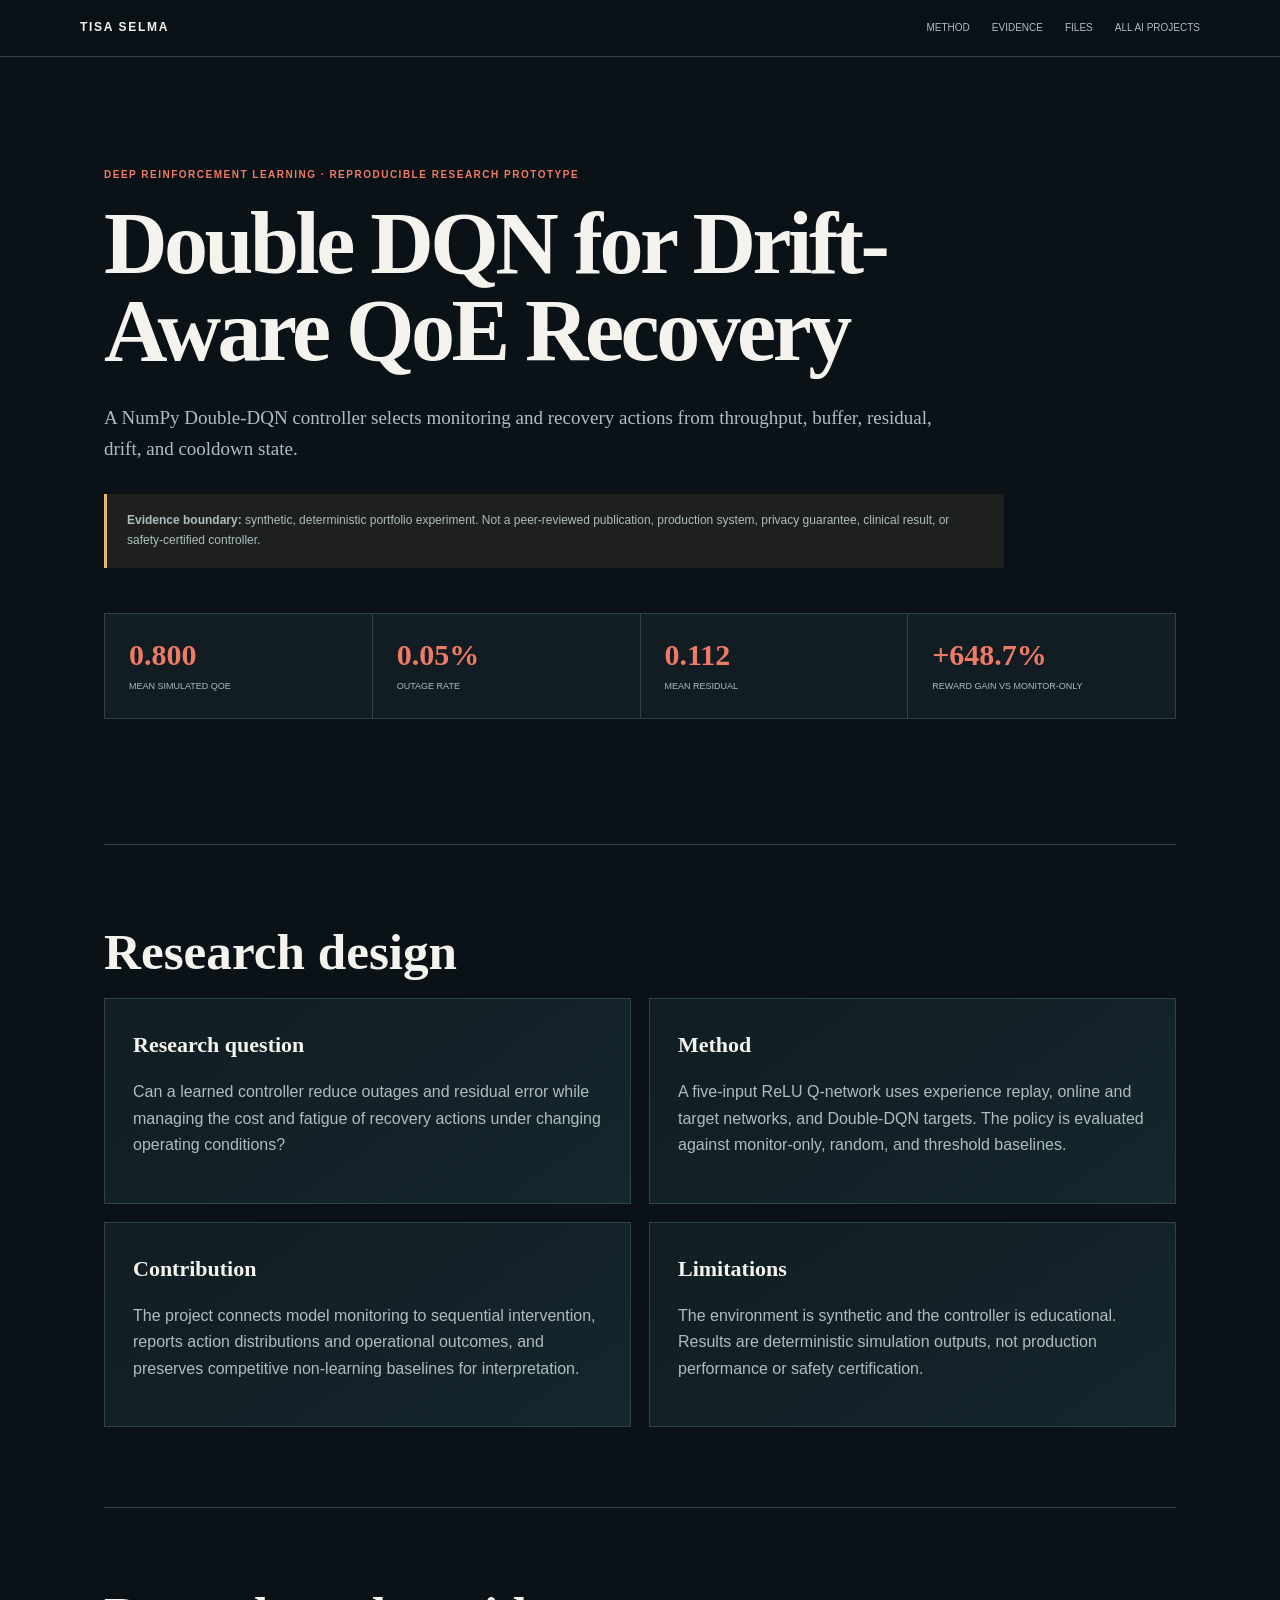
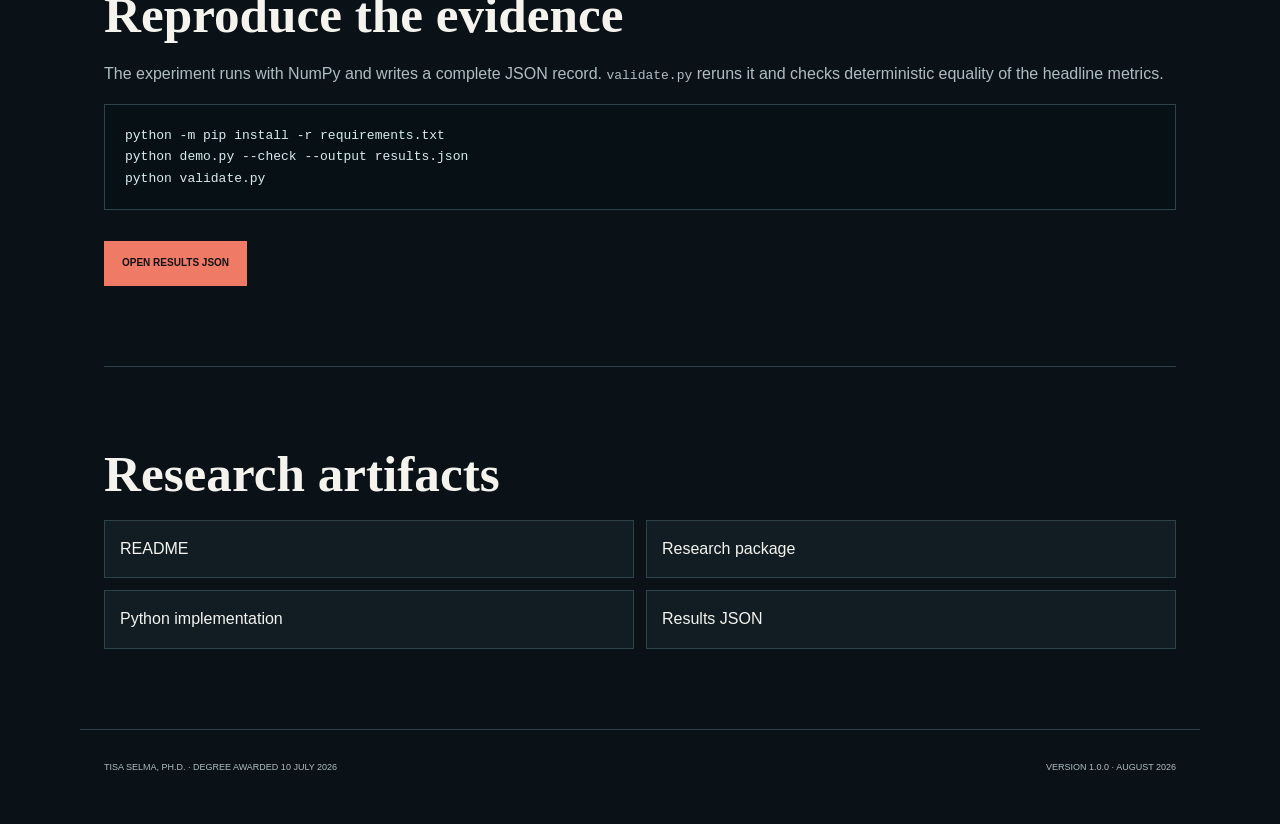
<file: projects/deep-reinforcement-learning/index.html>
<!doctype html>
<html lang="en"><head><meta charset="utf-8"><meta name="viewport" content="width=device-width,initial-scale=1"><meta name="description" content="Double DQN for Drift-Aware QoE Recovery - a reproducible Deep Reinforcement Learning portfolio prototype by Tisa Selma, Ph.D."><meta name="theme-color" content="#0b1217"><title>Double DQN for Drift-Aware QoE Recovery | Tisa Selma</title><link rel="stylesheet" href="project.css"></head>
<body><header class="topbar"><a class="brand" href="../../">TISA SELMA</a><nav><a href="#method">Method</a><a href="#evidence">Evidence</a><a href="#files">Files</a><a href="../../advanced-ai.html">All AI projects</a></nav></header>
<main><section class="hero"><p class="eyebrow">Deep Reinforcement Learning · Reproducible research prototype</p><h1>Double DQN for Drift-Aware QoE Recovery</h1><p class="lead">A NumPy Double-DQN controller selects monitoring and recovery actions from throughput, buffer, residual, drift, and cooldown state.</p><div class="status"><strong>Evidence boundary:</strong> synthetic, deterministic portfolio experiment. Not a peer-reviewed publication, production system, privacy guarantee, clinical result, or safety-certified controller.</div><div class="metrics"><article><strong>0.800</strong><span>mean simulated QoE</span></article><article><strong>0.05%</strong><span>outage rate</span></article><article><strong>0.112</strong><span>mean residual</span></article><article><strong>+648.7%</strong><span>reward gain vs monitor-only</span></article></div></section>
<section id="method" class="section"><h2>Research design</h2><div class="grid"><article class="card"><h3>Research question</h3><p>Can a learned controller reduce outages and residual error while managing the cost and fatigue of recovery actions under changing operating conditions?</p></article><article class="card"><h3>Method</h3><p>A five-input ReLU Q-network uses experience replay, online and target networks, and Double-DQN targets. The policy is evaluated against monitor-only, random, and threshold baselines.</p></article><article class="card"><h3>Contribution</h3><p>The project connects model monitoring to sequential intervention, reports action distributions and operational outcomes, and preserves competitive non-learning baselines for interpretation.</p></article><article class="card"><h3>Limitations</h3><p>The environment is synthetic and the controller is educational. Results are deterministic simulation outputs, not production performance or safety certification.</p></article></div></section>
<section id="evidence" class="section"><h2>Reproduce the evidence</h2><p>The experiment runs with NumPy and writes a complete JSON record. <code>validate.py</code> reruns it and checks deterministic equality of the headline metrics.</p><pre>python -m pip install -r requirements.txt
python demo.py --check --output results.json
python validate.py</pre><a class="button" href="results.json">Open results JSON</a></section>
<section id="files" class="section"><h2>Research artifacts</h2><div class="files"><a href="README.md">README</a><a href="RESEARCH_PACKAGE.md">Research package</a><a href="demo.py">Python implementation</a><a href="results.json">Results JSON</a></div></section></main><footer><span>Tisa Selma, Ph.D. · Degree awarded 10 July 2026</span><span>Version 1.0.0 · August 2026</span></footer></body></html>
</file>
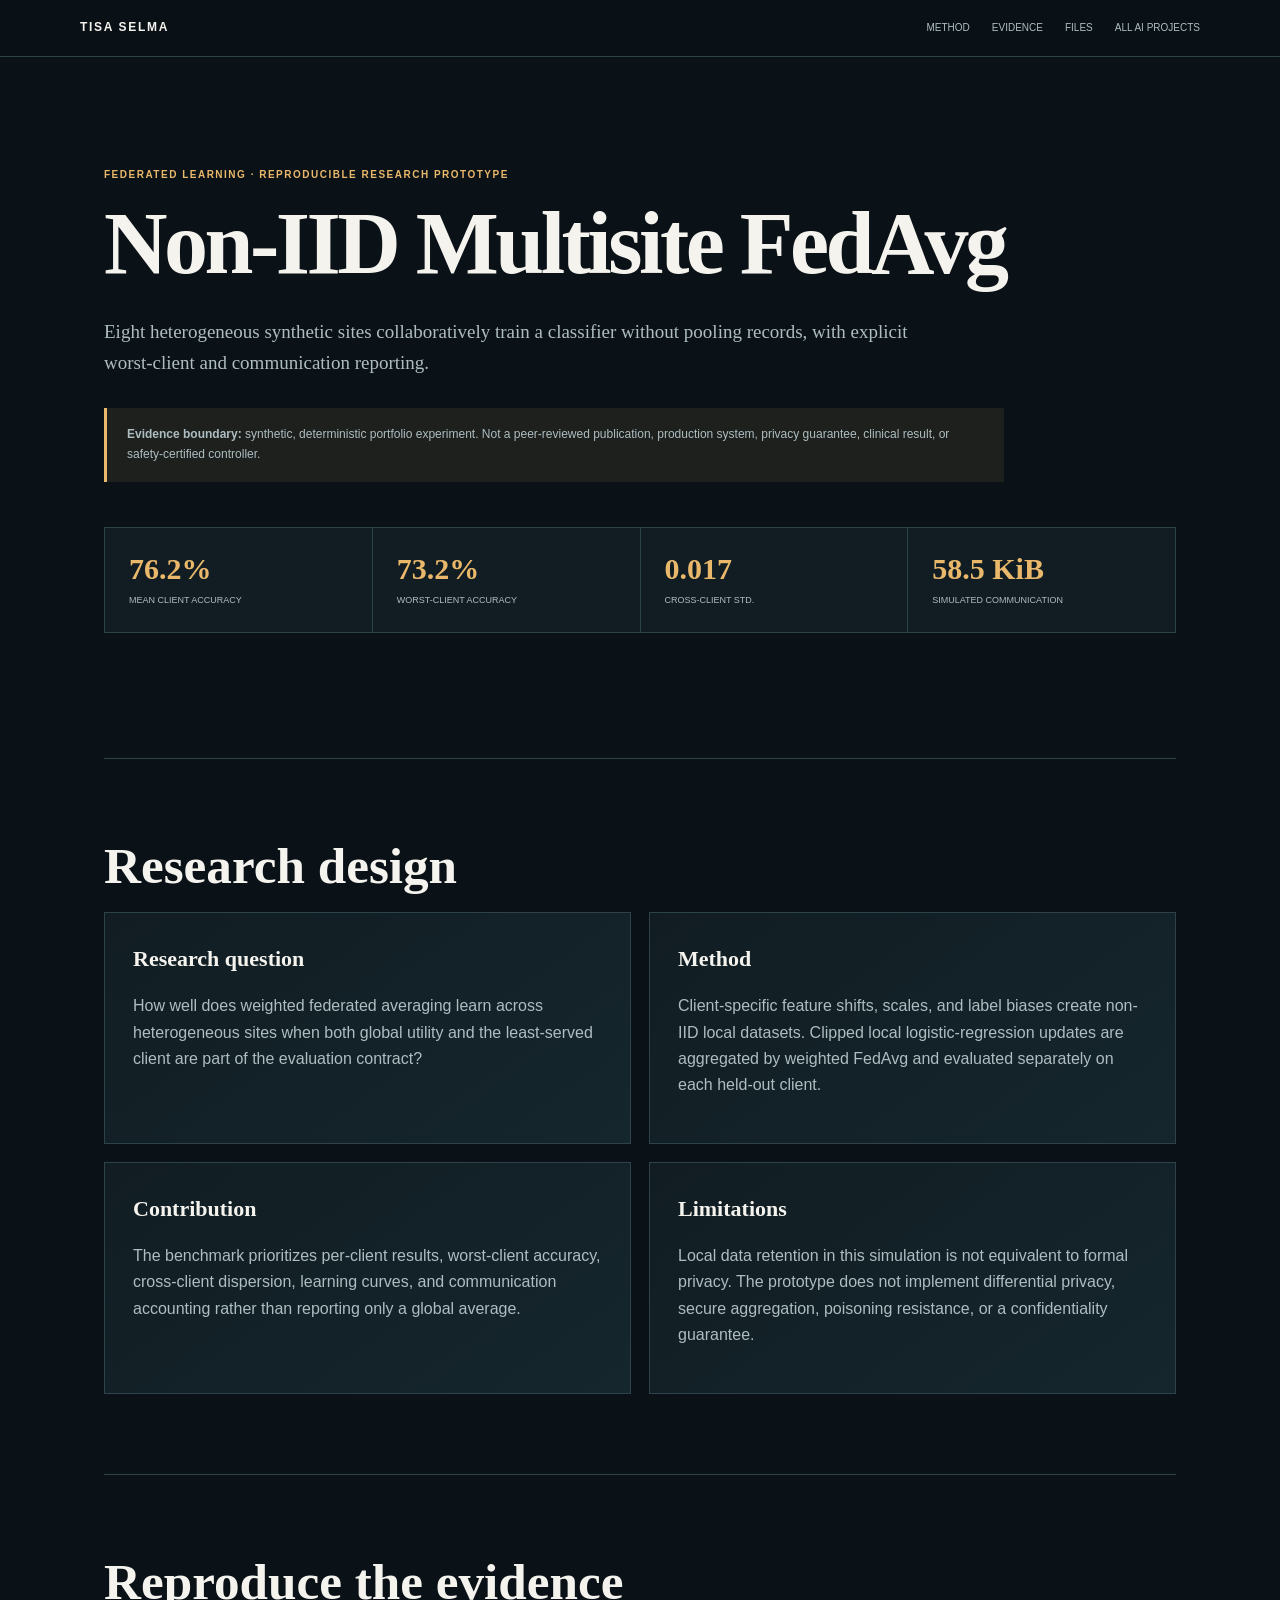
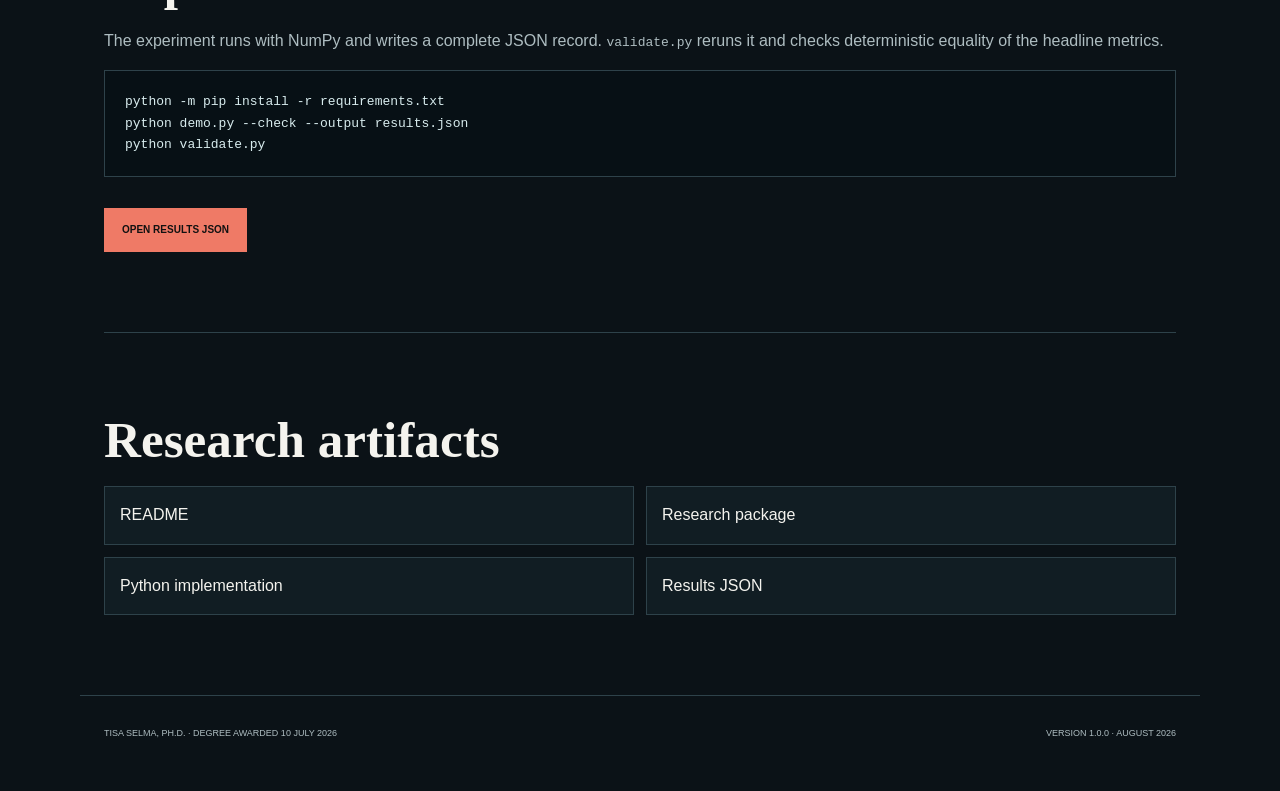
<file: projects/federated-learning/index.html>
<!doctype html>
<html lang="en"><head><meta charset="utf-8"><meta name="viewport" content="width=device-width,initial-scale=1"><meta name="description" content="Non-IID Multisite FedAvg - a reproducible Federated Learning portfolio prototype by Tisa Selma, Ph.D."><meta name="theme-color" content="#0b1217"><title>Non-IID Multisite FedAvg | Tisa Selma</title><link rel="stylesheet" href="project.css"></head>
<body><header class="topbar"><a class="brand" href="../../">TISA SELMA</a><nav><a href="#method">Method</a><a href="#evidence">Evidence</a><a href="#files">Files</a><a href="../../advanced-ai.html">All AI projects</a></nav></header>
<main><section class="hero"><p class="eyebrow">Federated Learning · Reproducible research prototype</p><h1>Non-IID Multisite FedAvg</h1><p class="lead">Eight heterogeneous synthetic sites collaboratively train a classifier without pooling records, with explicit worst-client and communication reporting.</p><div class="status"><strong>Evidence boundary:</strong> synthetic, deterministic portfolio experiment. Not a peer-reviewed publication, production system, privacy guarantee, clinical result, or safety-certified controller.</div><div class="metrics"><article><strong>76.2%</strong><span>mean client accuracy</span></article><article><strong>73.2%</strong><span>worst-client accuracy</span></article><article><strong>0.017</strong><span>cross-client std.</span></article><article><strong>58.5 KiB</strong><span>simulated communication</span></article></div></section>
<section id="method" class="section"><h2>Research design</h2><div class="grid"><article class="card"><h3>Research question</h3><p>How well does weighted federated averaging learn across heterogeneous sites when both global utility and the least-served client are part of the evaluation contract?</p></article><article class="card"><h3>Method</h3><p>Client-specific feature shifts, scales, and label biases create non-IID local datasets. Clipped local logistic-regression updates are aggregated by weighted FedAvg and evaluated separately on each held-out client.</p></article><article class="card"><h3>Contribution</h3><p>The benchmark prioritizes per-client results, worst-client accuracy, cross-client dispersion, learning curves, and communication accounting rather than reporting only a global average.</p></article><article class="card"><h3>Limitations</h3><p>Local data retention in this simulation is not equivalent to formal privacy. The prototype does not implement differential privacy, secure aggregation, poisoning resistance, or a confidentiality guarantee.</p></article></div></section>
<section id="evidence" class="section"><h2>Reproduce the evidence</h2><p>The experiment runs with NumPy and writes a complete JSON record. <code>validate.py</code> reruns it and checks deterministic equality of the headline metrics.</p><pre>python -m pip install -r requirements.txt
python demo.py --check --output results.json
python validate.py</pre><a class="button" href="results.json">Open results JSON</a></section>
<section id="files" class="section"><h2>Research artifacts</h2><div class="files"><a href="README.md">README</a><a href="RESEARCH_PACKAGE.md">Research package</a><a href="demo.py">Python implementation</a><a href="results.json">Results JSON</a></div></section></main><footer><span>Tisa Selma, Ph.D. · Degree awarded 10 July 2026</span><span>Version 1.0.0 · August 2026</span></footer></body></html>
</file>
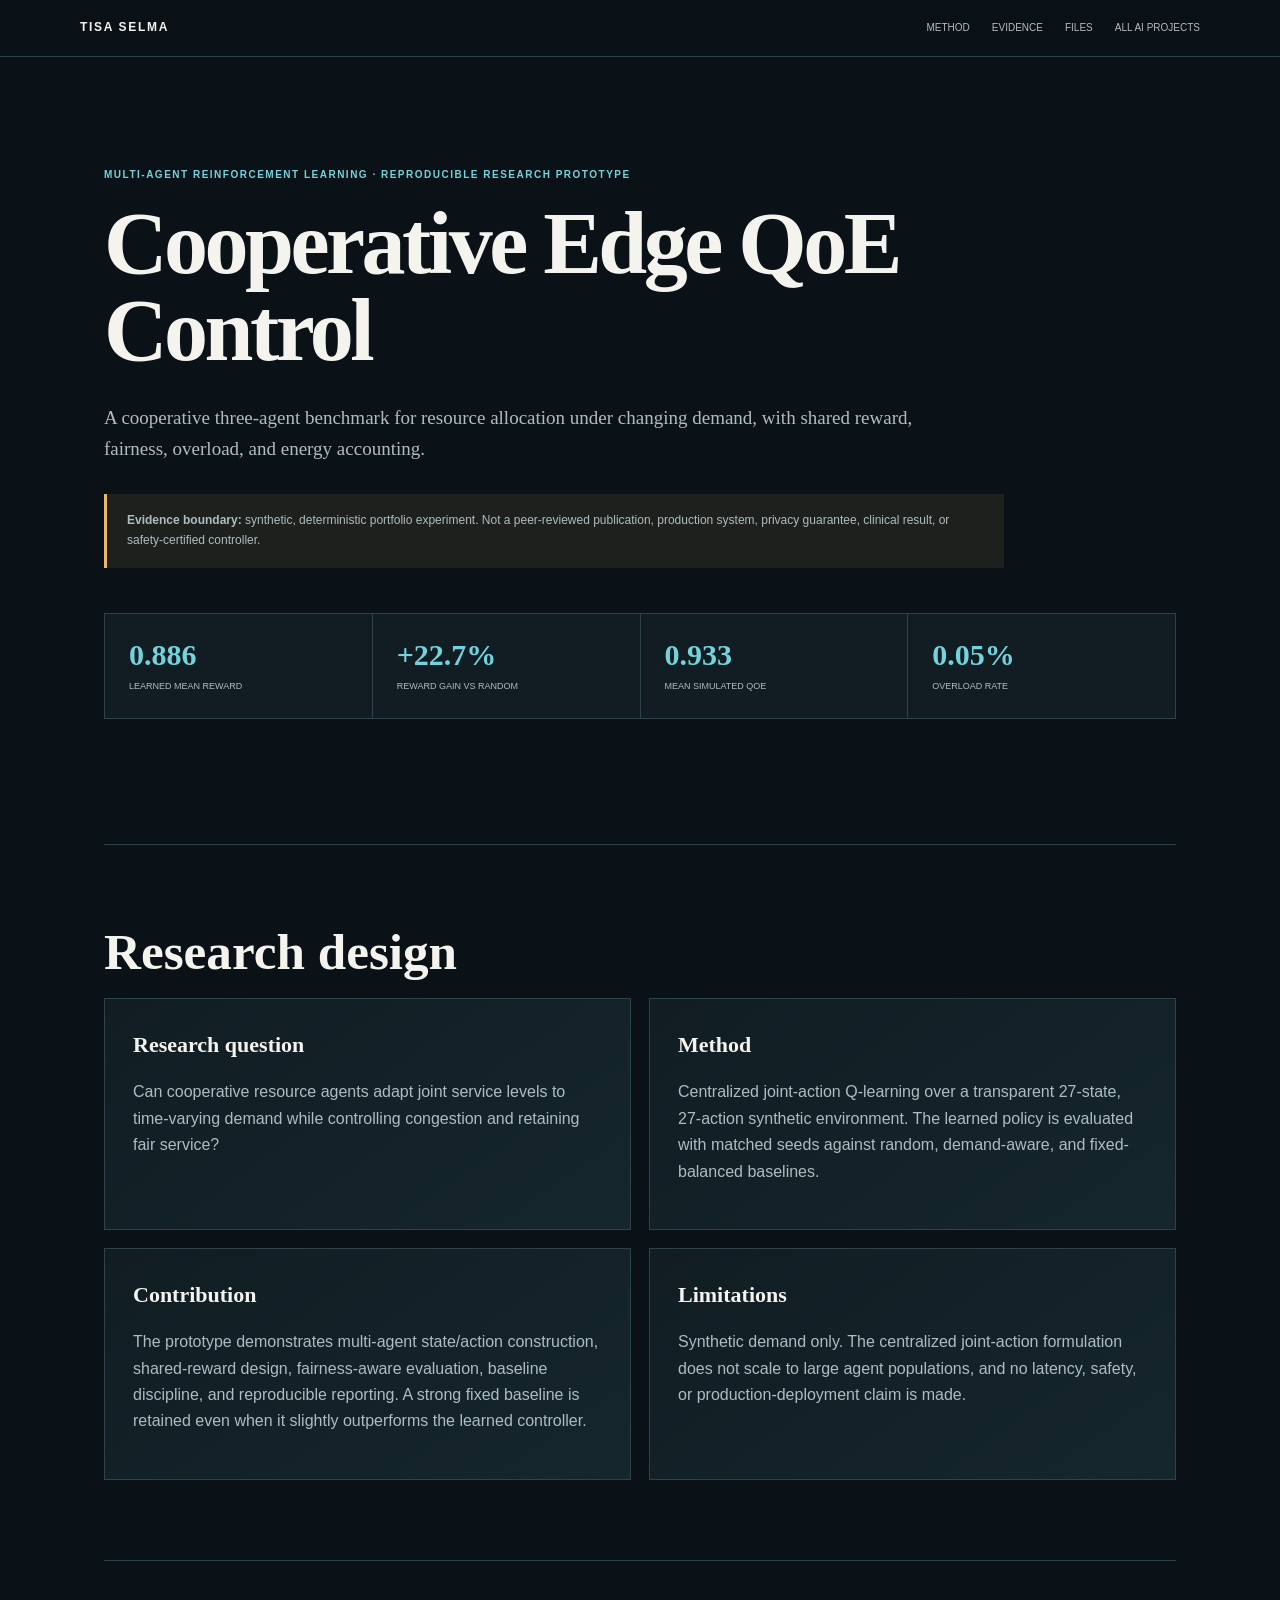
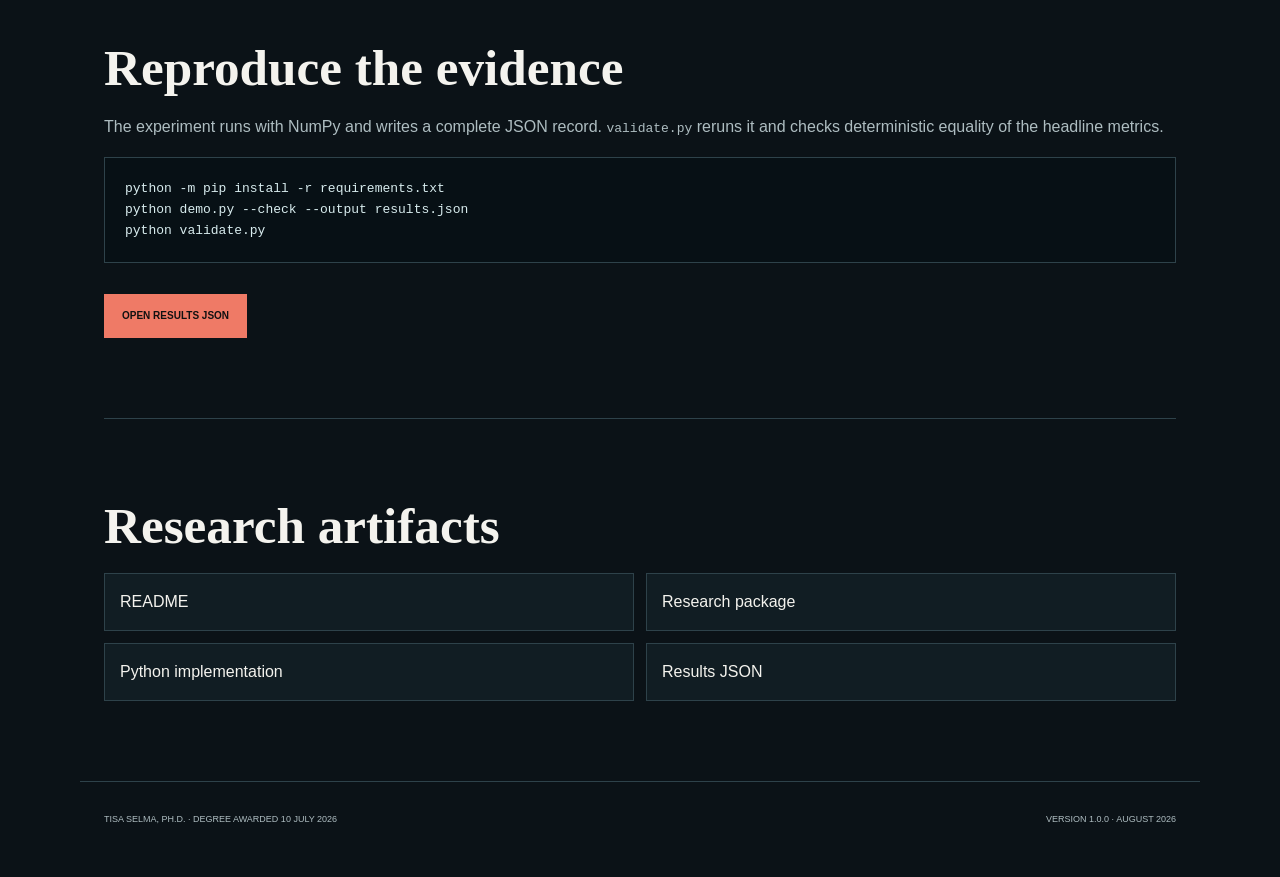
<file: projects/multiagent-reinforcement-learning/index.html>
<!doctype html>
<html lang="en"><head><meta charset="utf-8"><meta name="viewport" content="width=device-width,initial-scale=1"><meta name="description" content="Cooperative Edge QoE Control - a reproducible Multi-Agent Reinforcement Learning portfolio prototype by Tisa Selma, Ph.D."><meta name="theme-color" content="#0b1217"><title>Cooperative Edge QoE Control | Tisa Selma</title><link rel="stylesheet" href="project.css"></head>
<body><header class="topbar"><a class="brand" href="../../">TISA SELMA</a><nav><a href="#method">Method</a><a href="#evidence">Evidence</a><a href="#files">Files</a><a href="../../advanced-ai.html">All AI projects</a></nav></header>
<main><section class="hero"><p class="eyebrow">Multi-Agent Reinforcement Learning · Reproducible research prototype</p><h1>Cooperative Edge QoE Control</h1><p class="lead">A cooperative three-agent benchmark for resource allocation under changing demand, with shared reward, fairness, overload, and energy accounting.</p><div class="status"><strong>Evidence boundary:</strong> synthetic, deterministic portfolio experiment. Not a peer-reviewed publication, production system, privacy guarantee, clinical result, or safety-certified controller.</div><div class="metrics"><article><strong>0.886</strong><span>learned mean reward</span></article><article><strong>+22.7%</strong><span>reward gain vs random</span></article><article><strong>0.933</strong><span>mean simulated QoE</span></article><article><strong>0.05%</strong><span>overload rate</span></article></div></section>
<section id="method" class="section"><h2>Research design</h2><div class="grid"><article class="card"><h3>Research question</h3><p>Can cooperative resource agents adapt joint service levels to time-varying demand while controlling congestion and retaining fair service?</p></article><article class="card"><h3>Method</h3><p>Centralized joint-action Q-learning over a transparent 27-state, 27-action synthetic environment. The learned policy is evaluated with matched seeds against random, demand-aware, and fixed-balanced baselines.</p></article><article class="card"><h3>Contribution</h3><p>The prototype demonstrates multi-agent state/action construction, shared-reward design, fairness-aware evaluation, baseline discipline, and reproducible reporting. A strong fixed baseline is retained even when it slightly outperforms the learned controller.</p></article><article class="card"><h3>Limitations</h3><p>Synthetic demand only. The centralized joint-action formulation does not scale to large agent populations, and no latency, safety, or production-deployment claim is made.</p></article></div></section>
<section id="evidence" class="section"><h2>Reproduce the evidence</h2><p>The experiment runs with NumPy and writes a complete JSON record. <code>validate.py</code> reruns it and checks deterministic equality of the headline metrics.</p><pre>python -m pip install -r requirements.txt
python demo.py --check --output results.json
python validate.py</pre><a class="button" href="results.json">Open results JSON</a></section>
<section id="files" class="section"><h2>Research artifacts</h2><div class="files"><a href="README.md">README</a><a href="RESEARCH_PACKAGE.md">Research package</a><a href="demo.py">Python implementation</a><a href="results.json">Results JSON</a></div></section></main><footer><span>Tisa Selma, Ph.D. · Degree awarded 10 July 2026</span><span>Version 1.0.0 · August 2026</span></footer></body></html>
</file>
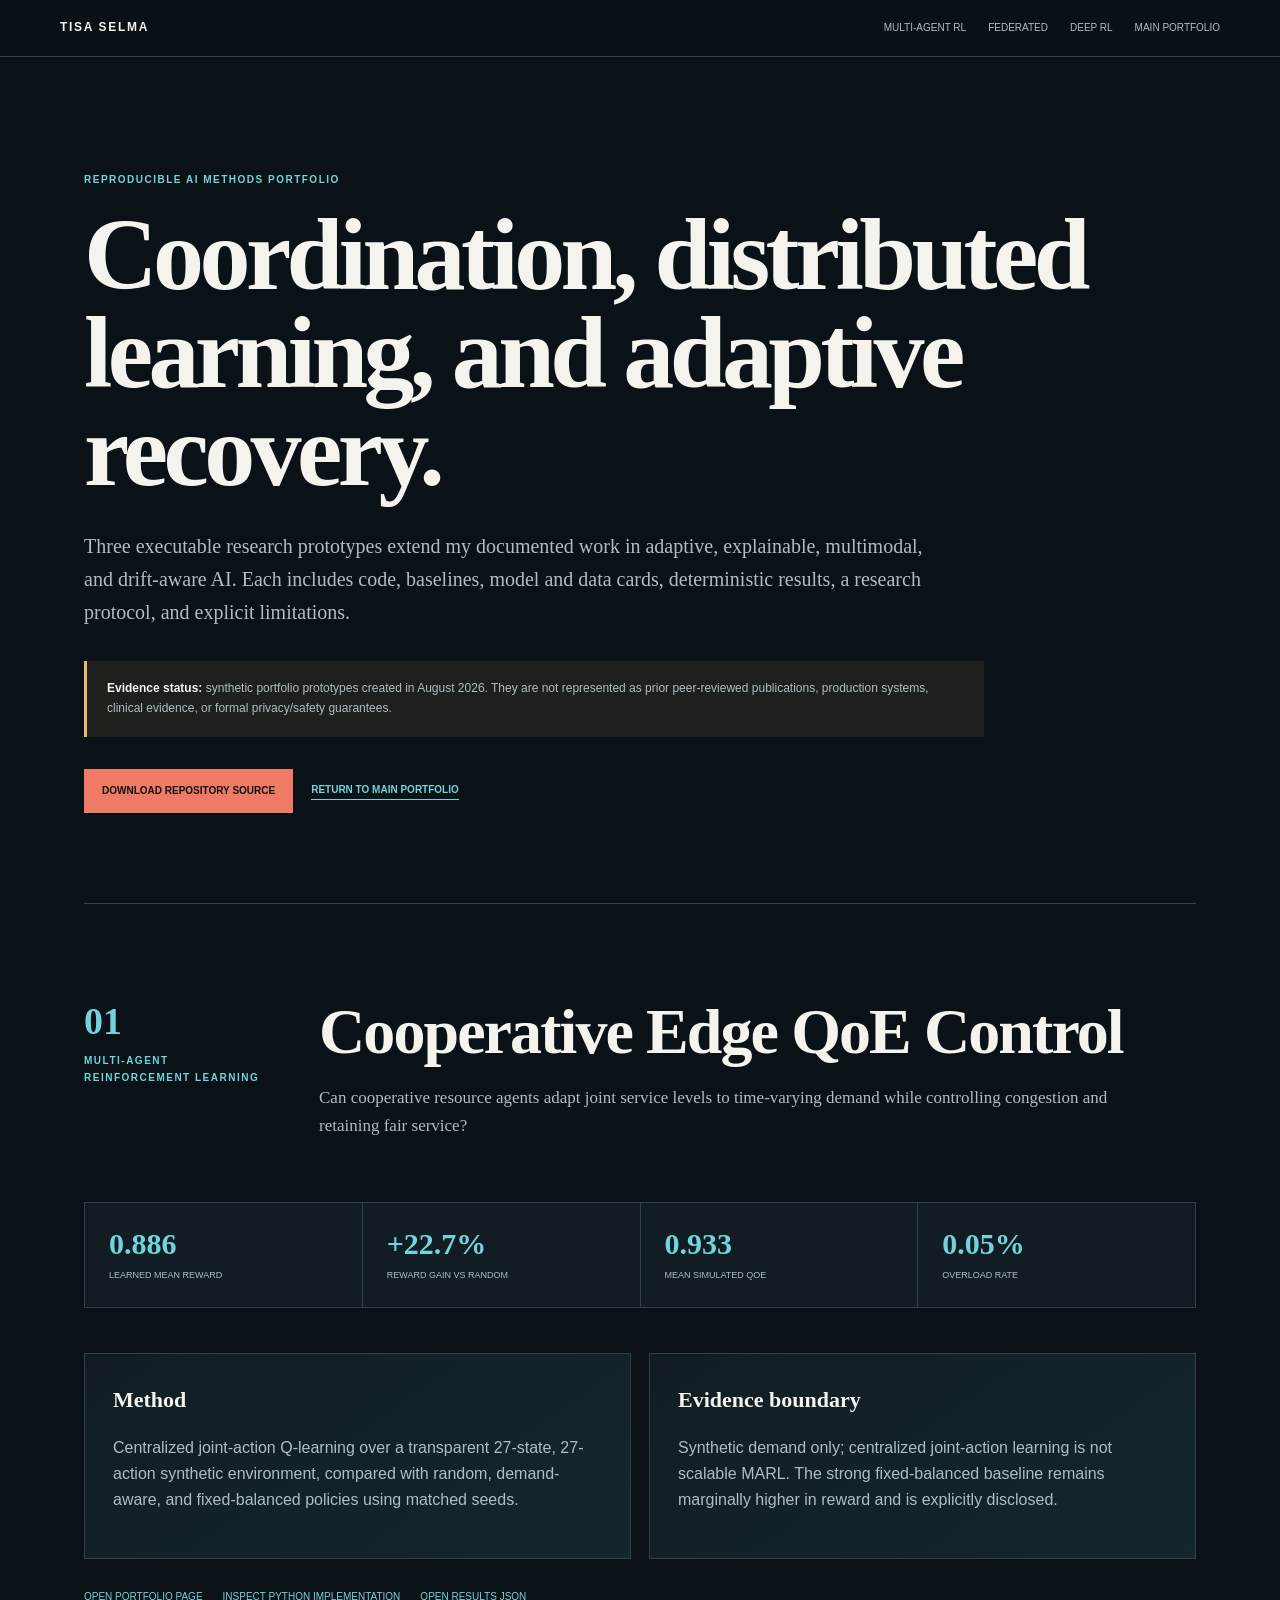
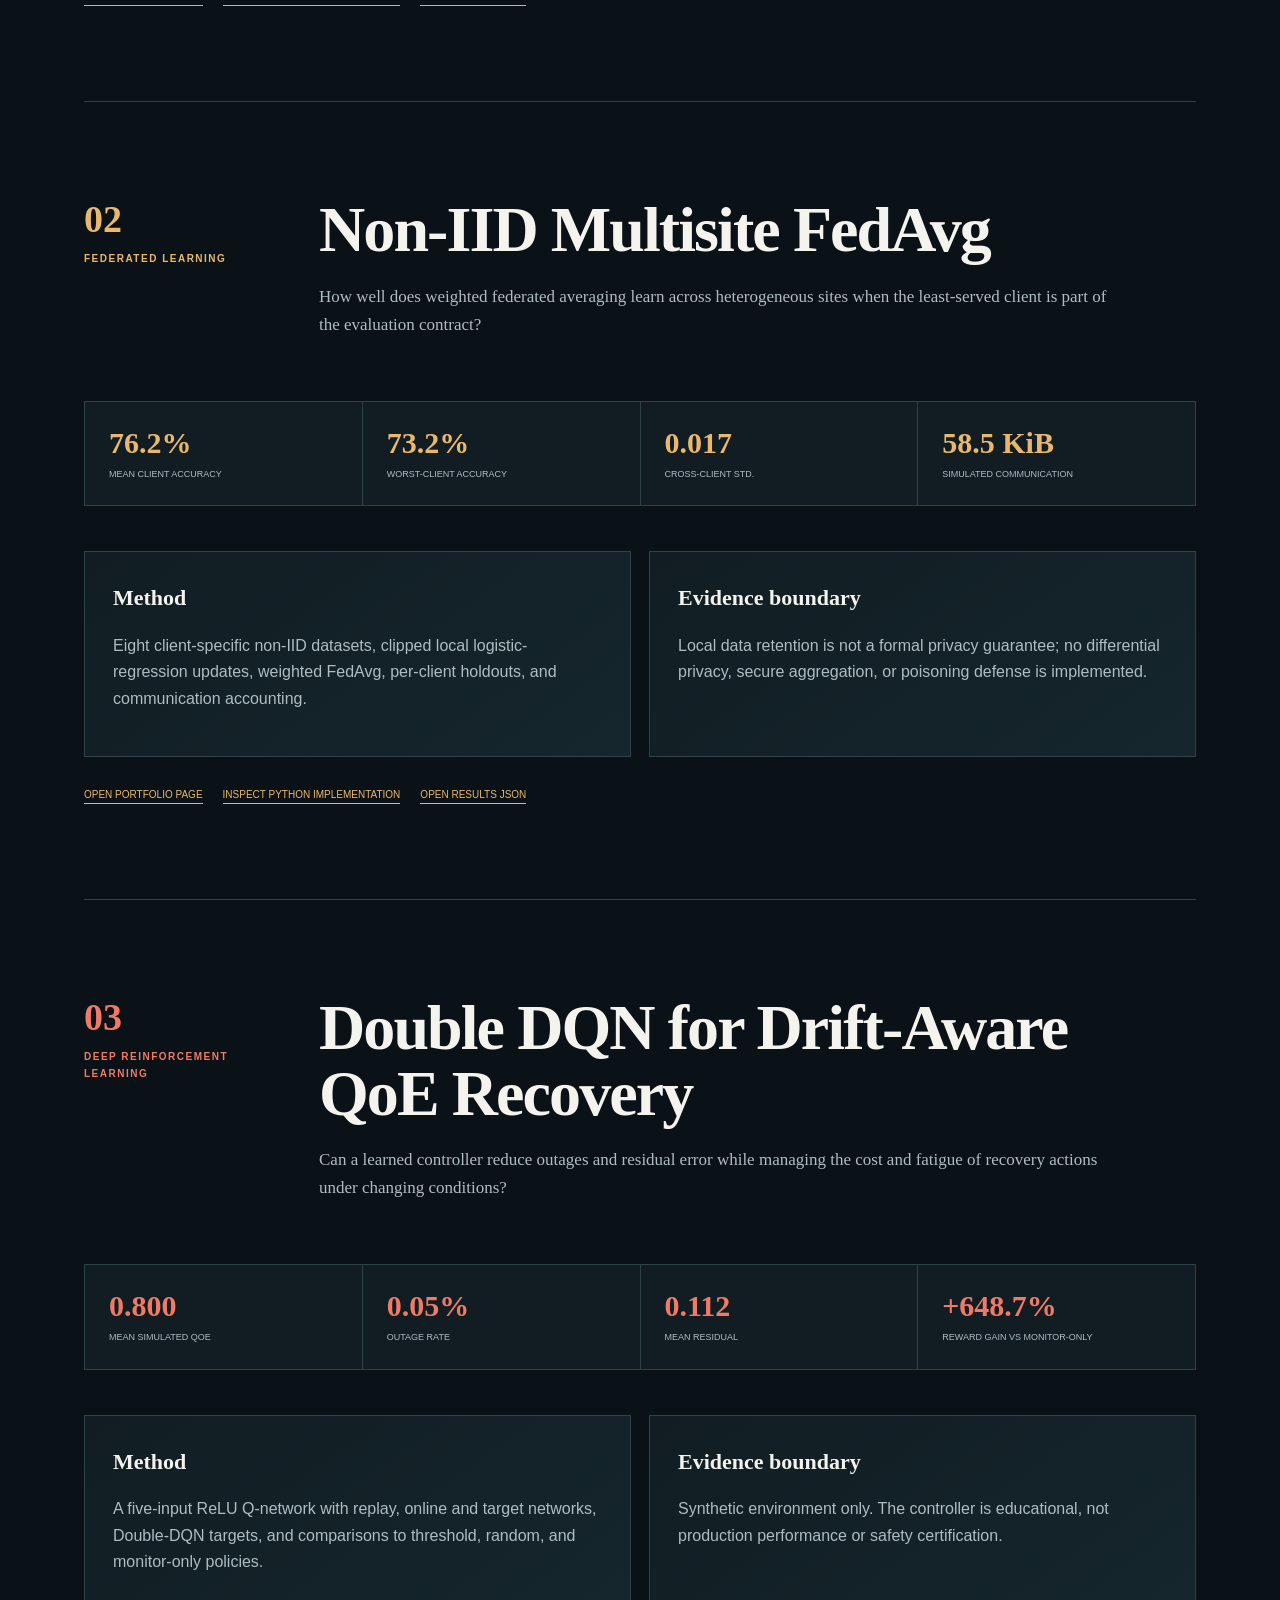
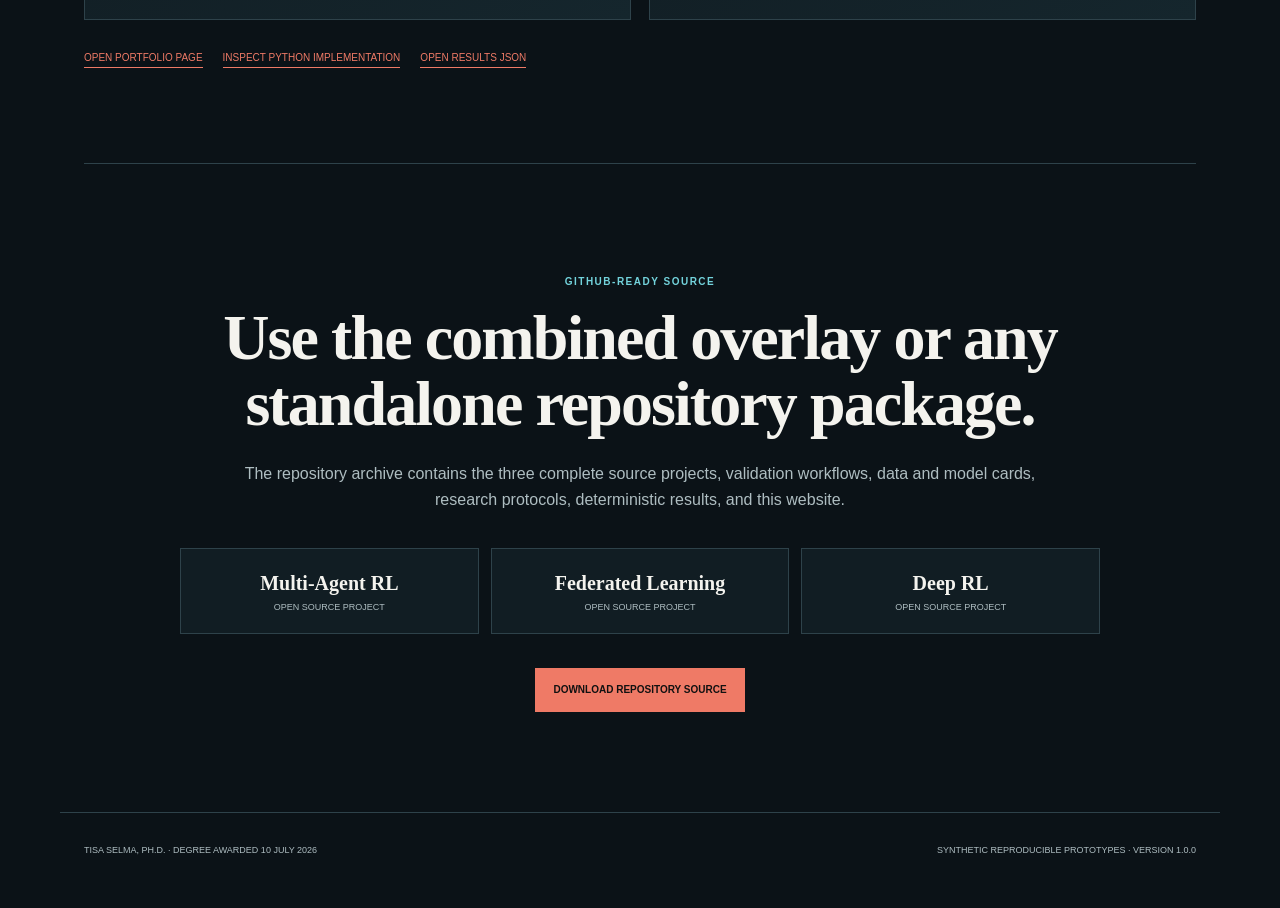
<file: advanced-ai.html>
<!doctype html><html lang="en"><head><meta charset="utf-8"><meta name="viewport" content="width=device-width,initial-scale=1"><meta name="description" content="Tisa Selma's reproducible portfolios in multi-agent reinforcement learning, federated learning, and deep reinforcement learning."><meta name="theme-color" content="#0b1217"><title>Tisa Selma, Ph.D. | Advanced AI Portfolio</title><link rel="stylesheet" href="advanced-ai.css"></head><body><header class="topbar"><a class="brand" href="./">TISA SELMA</a><nav><a href="#multiagent-reinforcement-learning">Multi-Agent RL</a><a href="#federated-learning">Federated</a><a href="#deep-reinforcement-learning">Deep RL</a><a href="./">Main portfolio</a></nav></header><main><section class="hero"><p class="eyebrow">Reproducible AI methods portfolio</p><h1>Coordination, distributed learning, and adaptive recovery.</h1><p class="lead">Three executable research prototypes extend my documented work in adaptive, explainable, multimodal, and drift-aware AI. Each includes code, baselines, model and data cards, deterministic results, a research protocol, and explicit limitations.</p><div class="status"><strong>Evidence status:</strong> synthetic portfolio prototypes created in August 2026. They are not represented as prior peer-reviewed publications, production systems, clinical evidence, or formal privacy/safety guarantees.</div><div class="hero-actions"><a class="button" href="https://github.com/meetmetisa-dev/tisa-research-portfolio/archive/refs/heads/main.zip" download>Download repository source</a><a class="text-button" href="./">Return to main portfolio</a></div></section><section id="multiagent-reinforcement-learning" class="project" style="--accent:#73d3dc"><div class="project-heading"><div><p class="project-index">01</p><p class="eyebrow">Multi-Agent Reinforcement Learning</p></div><div><h2>Cooperative Edge QoE Control</h2><p>Can cooperative resource agents adapt joint service levels to time-varying demand while controlling congestion and retaining fair service?</p></div></div><div class="metrics"><article><strong>0.886</strong><span>learned mean reward</span></article><article><strong>+22.7%</strong><span>reward gain vs random</span></article><article><strong>0.933</strong><span>mean simulated QoE</span></article><article><strong>0.05%</strong><span>overload rate</span></article></div><div class="content-grid"><article><h3>Method</h3><p>Centralized joint-action Q-learning over a transparent 27-state, 27-action synthetic environment, compared with random, demand-aware, and fixed-balanced policies using matched seeds.</p></article><article><h3>Evidence boundary</h3><p>Synthetic demand only; centralized joint-action learning is not scalable MARL. The strong fixed-balanced baseline remains marginally higher in reward and is explicitly disclosed.</p></article></div><div class="project-actions"><a href="projects/multiagent-reinforcement-learning/">Open portfolio page</a><a href="projects/multiagent-reinforcement-learning/demo.py">Inspect Python implementation</a><a href="projects/multiagent-reinforcement-learning/results.json">Open results JSON</a></div></section><section id="federated-learning" class="project" style="--accent:#eab86b"><div class="project-heading"><div><p class="project-index">02</p><p class="eyebrow">Federated Learning</p></div><div><h2>Non-IID Multisite FedAvg</h2><p>How well does weighted federated averaging learn across heterogeneous sites when the least-served client is part of the evaluation contract?</p></div></div><div class="metrics"><article><strong>76.2%</strong><span>mean client accuracy</span></article><article><strong>73.2%</strong><span>worst-client accuracy</span></article><article><strong>0.017</strong><span>cross-client std.</span></article><article><strong>58.5 KiB</strong><span>simulated communication</span></article></div><div class="content-grid"><article><h3>Method</h3><p>Eight client-specific non-IID datasets, clipped local logistic-regression updates, weighted FedAvg, per-client holdouts, and communication accounting.</p></article><article><h3>Evidence boundary</h3><p>Local data retention is not a formal privacy guarantee; no differential privacy, secure aggregation, or poisoning defense is implemented.</p></article></div><div class="project-actions"><a href="projects/federated-learning/">Open portfolio page</a><a href="projects/federated-learning/demo.py">Inspect Python implementation</a><a href="projects/federated-learning/results.json">Open results JSON</a></div></section><section id="deep-reinforcement-learning" class="project" style="--accent:#ef7a66"><div class="project-heading"><div><p class="project-index">03</p><p class="eyebrow">Deep Reinforcement Learning</p></div><div><h2>Double DQN for Drift-Aware QoE Recovery</h2><p>Can a learned controller reduce outages and residual error while managing the cost and fatigue of recovery actions under changing conditions?</p></div></div><div class="metrics"><article><strong>0.800</strong><span>mean simulated QoE</span></article><article><strong>0.05%</strong><span>outage rate</span></article><article><strong>0.112</strong><span>mean residual</span></article><article><strong>+648.7%</strong><span>reward gain vs monitor-only</span></article></div><div class="content-grid"><article><h3>Method</h3><p>A five-input ReLU Q-network with replay, online and target networks, Double-DQN targets, and comparisons to threshold, random, and monitor-only policies.</p></article><article><h3>Evidence boundary</h3><p>Synthetic environment only. The controller is educational, not production performance or safety certification.</p></article></div><div class="project-actions"><a href="projects/deep-reinforcement-learning/">Open portfolio page</a><a href="projects/deep-reinforcement-learning/demo.py">Inspect Python implementation</a><a href="projects/deep-reinforcement-learning/results.json">Open results JSON</a></div></section><section class="download"><p class="eyebrow">GitHub-ready source</p><h2>Use the combined overlay or any standalone repository package.</h2><p>The repository archive contains the three complete source projects, validation workflows, data and model cards, research protocols, deterministic results, and this website.</p><div class="download-grid"><a href="projects/multiagent-reinforcement-learning/"><strong>Multi-Agent RL</strong><span>Open source project</span></a><a href="projects/federated-learning/"><strong>Federated Learning</strong><span>Open source project</span></a><a href="projects/deep-reinforcement-learning/"><strong>Deep RL</strong><span>Open source project</span></a></div><a class="button" href="https://github.com/meetmetisa-dev/tisa-research-portfolio/archive/refs/heads/main.zip" download>Download repository source</a></section></main><footer><span>Tisa Selma, Ph.D. · Degree awarded 10 July 2026</span><span>Synthetic reproducible prototypes · Version 1.0.0</span></footer></body></html>
</file>
<file: styles.css>
:root{--bg:#06101a;--bg-soft:#0a1724;--panel:#0d1e2d;--panel-2:#11283a;--ink:#eef6fb;--muted:#9fb1be;--subtle:#738796;--line:#21384a;--line-strong:#35566b;--teal:#5eead4;--cyan:#38bdf8;--gold:#eab86b;--red:#ef7a66;--display:Georgia,"Times New Roman",serif;--sans:Inter,ui-sans-serif,system-ui,-apple-system,BlinkMacSystemFont,"Segoe UI",sans-serif;--max:1180px;--shadow:0 22px 70px rgba(0,0,0,.28)}*{box-sizing:border-box}html{scroll-behavior:smooth;color-scheme:dark}body{margin:0;background:var(--bg);color:var(--ink);font-family:var(--sans);line-height:1.68}body::before{content:"";position:fixed;inset:0;z-index:-2;background:radial-gradient(circle at 82% 3%,rgba(56,189,248,.11),transparent 30%),radial-gradient(circle at 10% 25%,rgba(94,234,212,.07),transparent 27%),linear-gradient(180deg,#06101a,#07131e 45%,#050d15);pointer-events:none}a{color:inherit}img{max-width:100%;display:block}.skip-link{position:fixed;left:16px;top:-80px;z-index:1000;padding:12px 16px;color:#05110f;background:var(--teal);border-radius:8px;font-weight:800;text-decoration:none}.skip-link:focus{top:16px}.sr-only{position:absolute;width:1px;height:1px;padding:0;margin:-1px;overflow:hidden;clip:rect(0,0,0,0);white-space:nowrap;border:0}.site-header{position:sticky;top:0;z-index:100;background:rgba(6,16,26,.88);backdrop-filter:blur(18px);border-bottom:1px solid rgba(53,86,107,.55)}.nav-shell{max-width:var(--max);height:76px;margin:auto;padding:0 28px;display:flex;align-items:center;justify-content:space-between}.brand{display:flex;align-items:center;gap:12px;text-decoration:none}.brand-mark{width:40px;height:40px;display:grid;place-items:center;color:#04110e;background:linear-gradient(135deg,var(--teal),var(--cyan));border-radius:13px;font-weight:950;letter-spacing:-.05em}.brand>span:last-child{display:grid}.brand strong{font-size:.95rem}.brand small{color:var(--muted);font-size:.68rem;letter-spacing:.08em;text-transform:uppercase}.primary-nav{display:flex;align-items:center;gap:25px}.primary-nav a{color:#c9d7df;font-size:.79rem;font-weight:800;text-decoration:none;text-transform:uppercase;letter-spacing:.055em;transition:color .2s}.primary-nav a:hover{color:var(--teal)}.primary-nav .nav-cta{padding:9px 14px;color:#03110e;background:var(--teal);border-radius:999px}.nav-toggle{display:none;width:44px;height:44px;padding:10px;background:transparent;border:1px solid var(--line);border-radius:10px}.nav-toggle i{display:block;height:2px;margin:5px 0;background:var(--ink)}.section{max-width:var(--max);margin:auto;padding:104px 28px}.tinted{position:relative}.tinted::before,.advanced::before{content:"";position:absolute;z-index:-1;left:50%;top:0;bottom:0;width:100vw;transform:translateX(-50%);background:rgba(10,23,36,.62);border-top:1px solid var(--line);border-bottom:1px solid var(--line)}.advanced{position:relative}.advanced::before{background:linear-gradient(180deg,rgba(8,24,34,.94),rgba(7,18,28,.96))}.kicker{margin:0 0 18px;color:var(--teal);font-size:.72rem;font-weight:900;letter-spacing:.16em;text-transform:uppercase}h1,h2,h3{margin-top:0}h1,h2{font-family:var(--display);letter-spacing:-.04em}h1{max-width:950px;margin-bottom:30px;font-size:clamp(3.15rem,7vw,6.5rem);font-weight:500;line-height:.97}h1 em{color:var(--teal);font-weight:400}h2{margin-bottom:22px;font-size:clamp(2.35rem,5vw,4.9rem);font-weight:500;line-height:1.02}h3{font-family:var(--display);font-size:1.55rem;line-height:1.25}.section-heading{max-width:900px;margin-bottom:54px}.section-heading>p:last-child{max-width:760px;color:var(--muted);font-size:1.08rem}.hero{padding-top:100px;overflow:hidden}.hero::before{content:"";position:absolute;z-index:-1;left:50%;top:76px;width:100vw;height:700px;transform:translateX(-50%);background-image:linear-gradient(rgba(148,163,184,.035) 1px,transparent 1px),linear-gradient(90deg,rgba(148,163,184,.035) 1px,transparent 1px);background-size:48px 48px;mask-image:linear-gradient(to bottom,black,transparent)}.hero-grid{display:grid;grid-template-columns:minmax(0,1.55fr) minmax(300px,.7fr);gap:64px;align-items:end}.hero-lede{max-width:800px;color:var(--muted);font-size:clamp(1.08rem,1.8vw,1.28rem)}.hero-actions{margin-top:36px;display:flex;align-items:center;flex-wrap:wrap;gap:14px}.button{min-height:48px;padding:12px 20px;display:inline-flex;align-items:center;justify-content:center;border:1px solid transparent;border-radius:999px;font-size:.86rem;font-weight:900;text-decoration:none;transition:transform .2s,box-shadow .2s,border-color .2s}.button:hover{transform:translateY(-2px)}.button.primary{color:#03110e;background:linear-gradient(135deg,var(--teal),var(--cyan));box-shadow:0 16px 38px rgba(56,189,248,.16)}.button.secondary{color:var(--ink);background:rgba(17,40,58,.7);border-color:var(--line)}.button.secondary:hover{border-color:var(--line-strong);box-shadow:var(--shadow)}.text-link{padding:8px 4px;color:var(--teal);font-weight:850;text-decoration:none}.hero-panel{padding:30px;background:linear-gradient(145deg,rgba(17,40,58,.96),rgba(7,17,29,.98));border:1px solid var(--line-strong);border-radius:22px;box-shadow:var(--shadow)}.panel-label{color:var(--teal);font-size:.68rem;font-weight:900;letter-spacing:.15em;text-transform:uppercase}.hero-panel h2{margin:12px 0 25px;font-size:2rem;line-height:1.08}.focus-list{margin:0;padding:0;list-style:none}.focus-list li{padding:16px 0;display:flex;gap:14px;border-top:1px solid var(--line)}.focus-list li>span{color:var(--gold);font-family:var(--display);font-size:1.3rem}.focus-list div{display:grid}.focus-list small{margin-top:3px;color:var(--muted);line-height:1.45}.panel-link{display:inline-block;margin-top:22px;color:var(--teal);font-weight:850;text-decoration:none}.profile-metrics{margin-top:72px;display:grid;grid-template-columns:repeat(4,1fr);overflow:hidden;background:rgba(11,27,40,.7);border:1px solid var(--line);border-radius:18px}.profile-metrics article{padding:25px 27px;border-left:1px solid var(--line)}.profile-metrics article:first-child{border-left:0}.profile-metrics strong{display:block;color:var(--teal);font-family:var(--display);font-size:2rem}.profile-metrics span{display:block;margin-top:6px;color:var(--muted);font-size:.83rem}.intro-grid{display:grid;grid-template-columns:1fr .92fr;gap:72px;margin-bottom:70px}.lead-paragraph{margin:0;color:#e7f0f6;font-family:var(--display);font-size:clamp(1.5rem,2.7vw,2.3rem);line-height:1.36}.prose{color:var(--muted);font-size:1.04rem}.research-grid{display:grid;grid-template-columns:repeat(2,1fr);gap:18px}.research-card,.project-card,.experience-card{padding:30px;background:linear-gradient(150deg,rgba(16,35,53,.96),rgba(8,22,34,.98));border:1px solid var(--line);border-radius:17px;box-shadow:0 16px 44px rgba(0,0,0,.16);transition:transform .2s,border-color .2s}.research-card:hover,.project-card:hover,.experience-card:hover{transform:translateY(-3px);border-color:var(--line-strong)}.research-card>span{color:var(--teal);font-family:var(--display);font-size:1.35rem}.research-card h3{margin:30px 0 11px;color:#eaf3f8}.research-card p,.project-card p,.experience-card p{color:var(--muted)}.research-card ul{margin:22px 0 0;padding:0;display:flex;flex-wrap:wrap;gap:8px;list-style:none}.research-card li{padding:6px 10px;color:#b8fff5;background:rgba(94,234,212,.08);border:1px solid rgba(94,234,212,.16);border-radius:999px;font-size:.75rem;font-weight:800}.project-grid{display:grid;grid-template-columns:repeat(2,1fr);gap:18px}.project-card{min-height:300px;display:flex;flex-direction:column}.project-card.accent{border-top:3px solid var(--teal)}.project-type{margin:0 0 22px!important;color:var(--teal)!important;font-size:.68rem!important;font-weight:900;letter-spacing:.11em;text-transform:uppercase}.project-card h3,.experience-card h3{color:#eaf4fa}.project-card a{margin-top:auto;align-self:flex-start;color:var(--teal);font-weight:850;text-decoration:none;border-bottom:1px solid}.advanced-grid{display:grid;grid-template-columns:repeat(3,1fr);gap:18px}.advanced-card{min-height:370px;padding:30px;display:flex;flex-direction:column;background:linear-gradient(150deg,#102532,#0b1925);border:1px solid var(--line-strong);border-top:3px solid var(--accent);border-radius:18px;box-shadow:var(--shadow)}.advanced-card>p{color:var(--accent);font-size:.72rem;font-weight:900;letter-spacing:.1em;text-transform:uppercase}.advanced-card h3{color:#f1f7fa;font-size:1.8rem}.mini-metrics{display:grid;grid-template-columns:1fr 1fr;gap:10px;margin:20px 0}.mini-metrics span{padding:12px;color:var(--muted);background:rgba(255,255,255,.025);border:1px solid var(--line);border-radius:10px;font-size:.7rem;text-transform:uppercase}.mini-metrics strong{display:block;margin-bottom:3px;color:var(--accent);font-family:var(--display);font-size:1.45rem}.advanced-card a{margin-top:auto;align-self:flex-start;color:var(--accent);font-size:.78rem;font-weight:900;text-decoration:none;border-bottom:1px solid;text-transform:uppercase}.advanced-actions{margin-top:28px;display:flex;flex-wrap:wrap;gap:12px}.publication-list{border-top:1px solid var(--line)}.publication{padding:28px 0;display:grid;grid-template-columns:180px 1fr;gap:30px;border-bottom:1px solid var(--line)}.publication>div{display:flex;flex-direction:column}.publication>div span{color:var(--teal);font-family:var(--display);font-size:1.55rem}.publication>div small{color:var(--subtle);font-weight:800;text-transform:uppercase}.publication section h3{margin-bottom:8px;color:#e9f2f7}.publication section p{margin:0;color:var(--muted)}.experience-grid{display:grid;grid-template-columns:repeat(2,1fr);gap:18px}.contact{text-align:center}.contact h2{max-width:1000px;margin:0 auto 24px}.contact>p:not(.kicker){max-width:760px;margin:0 auto;color:var(--muted);font-size:1.06rem}.contact-links{margin-top:34px;display:flex;justify-content:center;flex-wrap:wrap;gap:24px}.contact-links a{color:var(--teal);font-weight:850;text-decoration:none;border-bottom:1px solid}.site-footer{max-width:var(--max);margin:auto;padding:28px;display:flex;justify-content:space-between;gap:20px;color:var(--subtle);border-top:1px solid var(--line);font-size:.72rem;text-transform:uppercase}.reveal{opacity:0;transform:translateY(16px);transition:opacity .7s,transform .7s}.reveal.visible{opacity:1;transform:none}@media(max-width:1000px){.hero-grid{grid-template-columns:1fr}.hero-panel{max-width:700px}.profile-metrics{grid-template-columns:1fr 1fr}.profile-metrics article:nth-child(3){border-left:0;border-top:1px solid var(--line)}.profile-metrics article:nth-child(4){border-top:1px solid var(--line)}.advanced-grid{grid-template-columns:1fr 1fr}.advanced-card:last-child{grid-column:1/-1;min-height:0}}@media(max-width:800px){.nav-toggle{display:block}.primary-nav{position:absolute;left:18px;right:18px;top:68px;padding:18px;display:none;align-items:stretch;flex-direction:column;gap:5px;background:#0a1724;border:1px solid var(--line-strong);border-radius:15px;box-shadow:var(--shadow)}.primary-nav.open{display:flex}.primary-nav a{padding:10px}.section{padding:78px 22px}.intro-grid,.research-grid,.project-grid,.experience-grid,.advanced-grid{grid-template-columns:1fr}.advanced-card:last-child{grid-column:auto}.publication{grid-template-columns:1fr;gap:10px}.site-footer{flex-direction:column}.hero{padding-top:70px}}@media(max-width:520px){h1{font-size:3.05rem}.profile-metrics{grid-template-columns:1fr}.profile-metrics article{border-left:0;border-top:1px solid var(--line)}.profile-metrics article:first-child{border-top:0}.mini-metrics{grid-template-columns:1fr}.hero-actions,.advanced-actions{align-items:stretch;flex-direction:column}.button{width:100%}}@media(prefers-reduced-motion:reduce){*{scroll-behavior:auto!important;animation:none!important;transition:none!important}.reveal{opacity:1;transform:none}}@media print{body{color:#111;background:#fff}body::before,.site-header,.nav-toggle{display:none!important}.section{max-width:none;padding:32px}.tinted::before,.advanced::before{display:none}.research-card,.project-card,.advanced-card,.experience-card,.hero-panel{color:#111;background:#fff;border-color:#bbb;box-shadow:none}.hero-lede,.prose,.research-card p,.project-card p,.experience-card p,.publication section p,.section-heading>p:last-child{color:#444}h1,h2,h3,.project-card h3,.experience-card h3,.advanced-card h3{color:#111}.reveal{opacity:1;transform:none}}
</file>
<file: website/styles.css>
:root {
  --paper: #f4f1eb;
  --paper-2: #e9e5dd;
  --ink: #122023;
  --muted: #5e6968;
  --line: #c9c8c0;
  --blue: #124f68;
  --blue-2: #0b3b50;
  --warm: #d2693c;
  --lime: #cfe075;
  --white: #fffdf8;
  --shadow: 0 20px 60px rgba(18, 32, 35, 0.1);
}

[data-theme="dark"] {
  --paper: #11191b;
  --paper-2: #192326;
  --ink: #f4f1e9;
  --muted: #aeb9b6;
  --line: #344044;
  --blue: #7fc1dc;
  --blue-2: #b8e3f3;
  --warm: #f09868;
  --white: #1d292c;
  --shadow: 0 20px 60px rgba(0, 0, 0, 0.32);
}

* { box-sizing: border-box; }
html { scroll-behavior: smooth; }
body { margin: 0; background: var(--paper); color: var(--ink); font-family: Inter, ui-sans-serif, -apple-system, BlinkMacSystemFont, "Segoe UI", sans-serif; line-height: 1.55; }
button, input { font: inherit; }
a { color: inherit; }
button, a { -webkit-tap-highlight-color: transparent; }
::selection { background: var(--lime); color: #122023; }

.skip-link { position: fixed; left: 1rem; top: -4rem; z-index: 100; background: var(--ink); color: var(--paper); padding: .75rem 1rem; border-radius: .5rem; }
.skip-link:focus { top: 1rem; }
.section-shell { width: min(1180px, calc(100% - 3rem)); margin-inline: auto; }

.site-header { min-height: 76px; display: grid; grid-template-columns: 1fr auto 1fr; align-items: center; gap: 2rem; width: min(1320px, calc(100% - 3rem)); margin: 0 auto; border-bottom: 1px solid var(--line); }
.brand { display: inline-flex; align-items: center; gap: .7rem; text-decoration: none; font-weight: 760; letter-spacing: -.02em; justify-self: start; }
.brand-mark { width: 2rem; height: 2rem; display: grid; place-items: center; background: var(--ink); color: var(--paper); border-radius: 50%; font-size: .7rem; letter-spacing: .04em; }
nav { display: flex; gap: 1.6rem; }
nav a { text-decoration: none; color: var(--muted); font-size: .9rem; }
nav a:hover, nav a:focus-visible { color: var(--ink); }
.icon-button { justify-self: end; border: 1px solid var(--line); width: 2.4rem; height: 2.4rem; border-radius: 50%; background: transparent; color: var(--ink); cursor: pointer; }
.icon-button:hover { background: var(--paper-2); }

.hero { display: grid; grid-template-columns: 1.18fr .82fr; gap: clamp(3rem, 8vw, 7rem); align-items: center; padding-block: clamp(5rem, 10vw, 9rem) clamp(4rem, 8vw, 7rem); }
.eyebrow, .kicker { text-transform: uppercase; letter-spacing: .14em; font-size: .72rem; font-weight: 760; color: var(--blue); margin: 0 0 1rem; }
.eyebrow { display: flex; align-items: center; gap: .6rem; }
.status-dot { width: .5rem; height: .5rem; border-radius: 50%; background: var(--warm); box-shadow: 0 0 0 .3rem color-mix(in srgb, var(--warm) 16%, transparent); }
h1, h2, h3, p { margin-top: 0; }
h1 { font-family: Georgia, "Times New Roman", serif; font-size: clamp(3.3rem, 7vw, 6.8rem); line-height: .92; letter-spacing: -.055em; font-weight: 500; margin-bottom: 2rem; text-wrap: balance; }
.lede { max-width: 68ch; font-size: clamp(1.05rem, 1.5vw, 1.25rem); color: var(--muted); }
.button-row { display: flex; flex-wrap: wrap; gap: .75rem; margin-top: 2rem; }
.button { min-height: 48px; display: inline-flex; align-items: center; justify-content: center; gap: .8rem; padding: .7rem 1.2rem; border-radius: 999px; text-decoration: none; border: 1px solid var(--ink); font-size: .88rem; font-weight: 680; cursor: pointer; }
.button.primary { background: var(--ink); color: var(--paper); }
.button.primary:hover { transform: translateY(-2px); box-shadow: var(--shadow); }
.button.secondary { border-color: var(--line); }
.button.secondary:hover { background: var(--paper-2); }
.profile-links { display: flex; flex-wrap: wrap; gap: 1.4rem; list-style: none; padding: 0; margin: 2rem 0 0; font-size: .8rem; color: var(--muted); }
.profile-links a { text-decoration: none; border-bottom: 1px solid transparent; }
.profile-links a:hover { color: var(--ink); border-color: currentColor; }

.systems-card { background: var(--blue-2); color: #f6f4ec; border-radius: 1.5rem; padding: 1.3rem; box-shadow: var(--shadow); min-height: 510px; display: flex; flex-direction: column; position: relative; overflow: hidden; }
.systems-card::before { content: ""; position: absolute; width: 18rem; height: 18rem; border: 1px solid rgba(255,255,255,.12); border-radius: 50%; right: -8rem; top: -8rem; box-shadow: 0 0 0 4rem rgba(255,255,255,.025), 0 0 0 8rem rgba(255,255,255,.02); }
.systems-heading, .systems-foot { display: flex; align-items: center; justify-content: space-between; font-size: .68rem; text-transform: uppercase; letter-spacing: .11em; color: rgba(255,255,255,.66); position: relative; z-index: 1; }
.mono { font-family: ui-monospace, SFMono-Regular, Menlo, monospace; }
.systems-flow { flex: 1; display: grid; align-content: center; position: relative; z-index: 1; }
.signal-cluster { display: grid; grid-template-columns: 1fr 1fr; gap: .5rem; }
.signal-cluster span { border: 1px solid rgba(255,255,255,.24); border-radius: 999px; padding: .65rem 1rem; text-align: center; font-size: .78rem; }
.flow-line { height: 38px; display: grid; place-items: center; }
.flow-line::before { content: ""; height: 100%; width: 1px; background: rgba(255,255,255,.28); }
.flow-line i { position: absolute; width: .45rem; height: .45rem; border-radius: 50%; background: var(--lime); box-shadow: 0 0 16px var(--lime); animation: pulse-flow 2.2s ease-in-out infinite; }
.model-node { background: #f3f0e8; color: #122023; border-radius: 1rem; padding: 1.2rem; text-align: center; display: grid; gap: .3rem; }
.model-node b { font-size: 1rem; }
.model-node small { color: #5b6766; }
.action-node { display: flex; justify-content: space-between; align-items: end; background: color-mix(in srgb, var(--warm) 90%, white); color: #181b1c; padding: 1rem; border-radius: .75rem; }
.action-node span { font-size: .7rem; text-transform: uppercase; letter-spacing: .1em; }
.action-node b { max-width: 9rem; text-align: right; line-height: 1.15; }
.systems-foot { gap: .8rem; justify-content: center; flex-wrap: wrap; }
.systems-foot span { opacity: .72; }

.evidence { display: grid; grid-template-columns: repeat(4, 1fr); border-block: 1px solid var(--line); }
.evidence div { padding: 1.7rem 1rem; display: grid; gap: .25rem; border-right: 1px solid var(--line); }
.evidence div:first-child { padding-left: 0; }
.evidence div:last-child { border-right: 0; }
.evidence strong { font-family: Georgia, serif; font-size: 1.8rem; font-weight: 500; }
.evidence span { color: var(--muted); font-size: .78rem; }

.narrative { padding-block: clamp(6rem, 10vw, 10rem); display: grid; grid-template-columns: .9fr 1.1fr; gap: 4rem; }
.section-intro h2, .lab h2, .contact h2 { font-family: Georgia, serif; font-weight: 500; font-size: clamp(2.5rem, 5vw, 4.5rem); line-height: 1; letter-spacing: -.045em; text-wrap: balance; }
.research-copy { font-size: clamp(1.05rem, 1.4vw, 1.2rem); color: var(--muted); }
.track-grid { grid-column: 1 / -1; display: grid; grid-template-columns: repeat(3, 1fr); margin-top: 2rem; border-top: 1px solid var(--line); }
.track-grid article { padding: 2rem 2rem 0 0; border-right: 1px solid var(--line); min-height: 220px; }
.track-grid article:not(:first-child) { padding-left: 2rem; }
.track-grid article:last-child { border-right: 0; }
.track-number { font: .72rem ui-monospace, monospace; color: var(--warm); }
.track-grid h3 { font-family: Georgia, serif; font-size: 1.45rem; font-weight: 500; margin: 3rem 0 .8rem; }
.track-grid p { color: var(--muted); font-size: .9rem; }

.projects-section { background: var(--paper-2); padding-block: clamp(5rem, 10vw, 9rem); }
.section-heading-row { display: flex; justify-content: space-between; gap: 3rem; align-items: end; margin-bottom: 3rem; }
.section-heading-row .section-intro h2 { margin-bottom: 0; }
.section-note { max-width: 37ch; color: var(--muted); font-size: .9rem; }
.project-grid { display: grid; grid-template-columns: repeat(2, 1fr); gap: 1rem; }
.project-card { background: var(--white); border: 1px solid var(--line); border-radius: 1rem; min-height: 390px; padding: 1.5rem; display: flex; flex-direction: column; transition: transform .25s ease, box-shadow .25s ease; }
.project-card:hover { transform: translateY(-5px); box-shadow: var(--shadow); }
.project-card.featured { background: color-mix(in srgb, var(--blue) 90%, #fff 10%); color: #fff; border-color: transparent; }
.project-card.dark-card { background: var(--ink); color: var(--paper); border-color: transparent; }
.project-topline { display: flex; justify-content: space-between; align-items: center; font: .7rem ui-monospace, monospace; opacity: .72; }
.tag { text-transform: uppercase; letter-spacing: .1em; border: 1px solid currentColor; border-radius: 999px; padding: .3rem .55rem; }
.project-card h3 { font-family: Georgia, serif; font-weight: 500; font-size: clamp(2rem, 3.2vw, 3rem); line-height: 1; margin: 3rem 0 1rem; letter-spacing: -.03em; }
.project-card > p { max-width: 52ch; opacity: .76; }
.project-proof { list-style: none; display: flex; flex-wrap: wrap; gap: .5rem; padding: 0; margin: auto 0 1.5rem; }
.project-proof li { font-size: .72rem; border: 1px solid color-mix(in srgb, currentColor 30%, transparent); border-radius: 999px; padding: .35rem .6rem; }
.project-actions { display: flex; justify-content: space-between; align-items: center; border-top: 1px solid color-mix(in srgb, currentColor 25%, transparent); padding-top: 1rem; font-size: .8rem; }
.project-actions a, .text-button { color: inherit; background: none; border: 0; padding: 0; font-weight: 700; text-decoration: none; cursor: pointer; }
.project-actions a:hover, .text-button:hover { text-decoration: underline; }

.lab { padding-block: clamp(6rem, 10vw, 10rem); }
.lab-header { display: flex; justify-content: space-between; align-items: end; gap: 3rem; }
.lab-header h2 { margin-bottom: 0; }
.lab-header > p { max-width: 34ch; color: var(--muted); font-size: .85rem; }
.lab-tabs { display: flex; overflow-x: auto; border-bottom: 1px solid var(--line); margin-top: 3rem; }
.lab-tabs button { color: var(--muted); background: transparent; border: 0; border-bottom: 3px solid transparent; padding: 1rem 1.3rem; white-space: nowrap; cursor: pointer; font-size: .82rem; }
.lab-tabs button[aria-selected="true"] { color: var(--ink); border-color: var(--warm); }
.lab-panel { display: grid; grid-template-columns: 1fr 1fr; gap: 3rem; align-items: stretch; min-height: 380px; padding: 2.4rem 0; }
.controls-grid { display: grid; gap: 1.3rem; align-content: center; }
.controls-grid label { display: grid; grid-template-columns: 1fr auto; gap: .6rem; font-size: .83rem; font-weight: 650; }
.controls-grid output { color: var(--blue); font-family: ui-monospace, monospace; }
.controls-grid input { grid-column: 1 / -1; width: 100%; accent-color: var(--warm); }
.result-stage { border-radius: 1rem; background: var(--ink); color: var(--paper); padding: 2rem; display: grid; align-content: center; text-align: center; }
.result-stage > span { color: color-mix(in srgb, var(--paper) 60%, transparent); text-transform: uppercase; letter-spacing: .12em; font-size: .65rem; }
.result-stage > strong { font: 500 clamp(4rem, 9vw, 7.5rem)/1 Georgia, serif; margin: 1rem 0 0; }
.result-stage > small { color: color-mix(in srgb, var(--paper) 60%, transparent); }
.result-stage > p { max-width: 35ch; margin: 1.5rem auto 0; font-size: .78rem; color: color-mix(in srgb, var(--paper) 65%, transparent); }
.meter { height: 5px; background: color-mix(in srgb, var(--paper) 18%, transparent); margin-top: 1.5rem; border-radius: 99px; overflow: hidden; }
.meter i { display: block; height: 100%; width: 60%; background: var(--lime); transition: width .25s ease; }
.mini-results { display: grid; grid-template-columns: repeat(3, 1fr); gap: .5rem; margin-top: 2rem; }
.mini-results div { display: grid; gap: .2rem; padding: .8rem; border: 1px solid color-mix(in srgb, var(--paper) 18%, transparent); border-radius: .6rem; }
.mini-results b { font-size: 1rem; }
.mini-results span { font-size: .6rem; text-transform: uppercase; letter-spacing: .09em; opacity: .6; }
.soc-console { background: #0d1719; color: #dce9e4; border-radius: 1rem; padding: 1rem; font: .76rem ui-monospace, monospace; box-shadow: inset 0 0 0 1px rgba(255,255,255,.08); }
.console-top { display: flex; justify-content: space-between; text-transform: uppercase; color: #7fa29b; padding: .4rem .5rem .8rem; border-bottom: 1px solid #283638; }
.soc-console ol { list-style: none; padding: 0; margin: .5rem 0 0; }
.soc-console li { display: grid; grid-template-columns: 4rem 5rem 1fr; gap: .6rem; padding: .7rem .5rem; border-bottom: 1px solid #1d292b; }
.soc-console li span { color: var(--lime); }
.soc-console li span.alert { color: #ff9a78; }
.soc-console li em { color: #8aa19c; font-style: normal; }
.soc-actions { display: grid; grid-template-columns: 1fr 1fr; gap: .7rem; align-content: center; }
.soc-actions .button { grid-column: 1 / -1; }
.soc-actions div { padding: 1rem; border: 1px solid var(--line); border-radius: .7rem; display: grid; }
.soc-actions strong { font: 500 2rem Georgia, serif; }
.soc-actions span { color: var(--muted); font-size: .7rem; text-transform: uppercase; letter-spacing: .08em; }
.lab-disclaimer { color: var(--muted); font-size: .72rem; border-top: 1px solid var(--line); padding-top: 1rem; }

.publication-section { padding-block: clamp(6rem, 10vw, 10rem); background: var(--blue-2); color: #f7f5ef; }
.publication-section .kicker { color: var(--lime); }
.publication-section .section-note { color: rgba(255,255,255,.62); }
.text-link { font-size: .82rem; text-underline-offset: .25rem; }
.publication-list { list-style: none; padding: 0; margin: 0; border-top: 1px solid rgba(255,255,255,.2); }
.publication-list li { display: grid; grid-template-columns: 6rem 1fr; gap: 2rem; padding: 1.7rem 0; border-bottom: 1px solid rgba(255,255,255,.17); }
.publication-list time { font: .76rem ui-monospace, monospace; color: rgba(255,255,255,.56); }
.publication-list h3 { font-family: Georgia, serif; font-weight: 500; font-size: clamp(1.15rem, 2vw, 1.65rem); line-height: 1.25; max-width: 50ch; margin: .55rem 0 .45rem; }
.publication-list p { color: rgba(255,255,255,.56); font-size: .78rem; margin: 0; }
.pub-status { display: inline-block; text-transform: uppercase; letter-spacing: .11em; font-size: .56rem; color: var(--lime); }
.pub-status.submitted { color: #ffb08d; }

.experience { padding-block: clamp(6rem, 10vw, 10rem); display: grid; grid-template-columns: .75fr 1.25fr; gap: 4rem; }
.timeline { border-top: 1px solid var(--line); }
.timeline article { display: grid; grid-template-columns: 10rem 1fr; gap: 2rem; padding: 1.6rem 0; border-bottom: 1px solid var(--line); }
.timeline article > div:first-child { display: grid; align-content: start; gap: .3rem; }
.timeline time { font: .74rem ui-monospace, monospace; }
.timeline span { color: var(--muted); font-size: .7rem; }
.timeline h3 { font: 500 1.3rem Georgia, serif; margin-bottom: .5rem; }
.timeline p { color: var(--muted); margin: 0; font-size: .88rem; }

.contact { background: var(--warm); color: #151a1b; padding-block: clamp(5rem, 10vw, 8rem); }
.contact .kicker { color: #151a1b; }
.contact-inner { max-width: 920px; }
.contact h2 { font-size: clamp(3.2rem, 8vw, 7rem); margin-bottom: 1.5rem; }
.contact p:not(.kicker) { max-width: 58ch; font-size: 1.05rem; }
.button.inverse { background: #151a1b; color: #fffaf0; border-color: #151a1b; }
.button.ghost { background: transparent; color: #151a1b; }
.site-footer { min-height: 90px; width: min(1320px, calc(100% - 3rem)); margin: 0 auto; display: flex; align-items: center; justify-content: space-between; gap: 1rem; font-size: .7rem; color: var(--muted); }

@keyframes pulse-flow { 0%, 100% { transform: translateY(-10px); opacity: .4; } 50% { transform: translateY(10px); opacity: 1; } }

@media (max-width: 900px) {
  .site-header { grid-template-columns: 1fr auto; }
  nav { display: none; }
  .hero, .narrative, .experience { grid-template-columns: 1fr; }
  .systems-card { min-height: 450px; }
  .narrative { gap: 2rem; }
  .track-grid { grid-template-columns: 1fr; }
  .track-grid article, .track-grid article:not(:first-child) { border-right: 0; border-bottom: 1px solid var(--line); padding: 1.5rem 0; min-height: 0; }
  .track-grid article:last-child { border-bottom: 0; }
  .track-grid h3 { margin-top: 1rem; }
  .lab-panel { grid-template-columns: 1fr; }
}

@media (max-width: 680px) {
  .section-shell, .site-header, .site-footer { width: min(100% - 2rem, 1180px); }
  .site-header { min-height: 64px; }
  .hero { padding-top: 4rem; }
  h1 { font-size: clamp(3rem, 16vw, 4.8rem); }
  .evidence { grid-template-columns: 1fr 1fr; }
  .evidence div { border-bottom: 1px solid var(--line); }
  .evidence div:nth-child(2) { border-right: 0; }
  .project-grid { grid-template-columns: 1fr; }
  .section-heading-row, .lab-header { display: block; }
  .section-note, .lab-header > p { margin-top: 1rem; }
  .publication-list li { grid-template-columns: 1fr; gap: .5rem; }
  .timeline article { grid-template-columns: 1fr; gap: .8rem; }
  .site-footer { padding-block: 1.5rem; flex-direction: column; align-items: flex-start; }
  .profile-links { gap: .9rem; }
}

@media (prefers-reduced-motion: reduce) {
  html { scroll-behavior: auto; }
  *, *::before, *::after { animation-duration: .01ms !important; animation-iteration-count: 1 !important; transition-duration: .01ms !important; }
}
</file>
<file: projects/deep-reinforcement-learning/project.css>
:root{--bg:#0b1217;--panel:#111d23;--panel2:#15262d;--ink:#f4f3ee;--muted:#aebdc1;--line:#2e424a;--accent:#ef7a66;--red:#ef7a66;--gold:#eab86b;--max:1120px}*{box-sizing:border-box}html{scroll-behavior:smooth}body{margin:0;background:var(--bg);color:var(--ink);font-family:Arial,Helvetica,sans-serif;line-height:1.65}a{color:inherit}.topbar{position:sticky;top:0;z-index:20;display:flex;align-items:center;justify-content:space-between;padding:18px max(22px,calc((100vw - var(--max))/2));background:rgba(11,18,23,.93);backdrop-filter:blur(12px);border-bottom:1px solid var(--line)}.brand{text-decoration:none;font-size:12px;font-weight:800;letter-spacing:.14em}.topbar nav{display:flex;gap:22px}.topbar nav a{text-decoration:none;color:var(--muted);font-size:10px;text-transform:uppercase}.topbar nav a:hover{color:var(--accent)}main{max-width:var(--max);margin:auto;padding:0 24px}.hero{padding:100px 0 80px}.eyebrow{font-size:10px;text-transform:uppercase;letter-spacing:.15em;color:var(--accent);font-weight:800}h1,h2,h3{font-family:Georgia,"Times New Roman",serif}h1{font-size:clamp(48px,7vw,88px);line-height:.98;letter-spacing:-.04em;margin:18px 0 28px;max-width:980px}h2{font-size:clamp(34px,4vw,58px);line-height:1.04;margin:0 0 20px}h3{font-size:22px;margin:0 0 12px}.lead{font:400 19px/1.65 Georgia,"Times New Roman",serif;color:var(--muted);max-width:850px}.status{border-left:3px solid var(--gold);padding:17px 20px;background:rgba(234,184,107,.08);max-width:900px;color:var(--muted);font-size:12px;margin-top:30px}.metrics{display:grid;grid-template-columns:repeat(4,1fr);gap:1px;background:var(--line);border:1px solid var(--line);margin:45px 0}.metrics article{background:var(--panel);padding:24px}.metrics strong{display:block;color:var(--accent);font:600 30px Georgia,"Times New Roman",serif}.metrics span{display:block;color:var(--muted);font-size:9px;text-transform:uppercase;margin-top:7px}.section{padding:80px 0;border-top:1px solid var(--line)}.grid{display:grid;grid-template-columns:1fr 1fr;gap:18px}.card{background:linear-gradient(145deg,var(--panel),var(--panel2));border:1px solid var(--line);padding:28px}.card p,.section>p{color:var(--muted)}.files{display:grid;grid-template-columns:repeat(2,1fr);gap:12px}.files a{display:block;text-decoration:none;border:1px solid var(--line);padding:15px;background:var(--panel)}.files a:hover{border-color:var(--accent)}pre{overflow:auto;background:#071015;border:1px solid var(--line);padding:20px;color:#d8ecee}.button{display:inline-block;text-decoration:none;background:var(--red);color:#111;font-size:10px;text-transform:uppercase;font-weight:800;padding:14px 18px;margin-top:18px}footer{max-width:var(--max);margin:auto;padding:30px 24px 50px;border-top:1px solid var(--line);display:flex;justify-content:space-between;color:var(--muted);font-size:9px;text-transform:uppercase}@media(max-width:760px){.topbar nav{display:none}.metrics,.grid,.files{grid-template-columns:1fr}.hero{padding-top:75px}footer{flex-direction:column;gap:8px}}
</file>
<file: projects/federated-learning/project.css>
:root{--bg:#0b1217;--panel:#111d23;--panel2:#15262d;--ink:#f4f3ee;--muted:#aebdc1;--line:#2e424a;--accent:#eab86b;--red:#ef7a66;--gold:#eab86b;--max:1120px}*{box-sizing:border-box}html{scroll-behavior:smooth}body{margin:0;background:var(--bg);color:var(--ink);font-family:Arial,Helvetica,sans-serif;line-height:1.65}a{color:inherit}.topbar{position:sticky;top:0;z-index:20;display:flex;align-items:center;justify-content:space-between;padding:18px max(22px,calc((100vw - var(--max))/2));background:rgba(11,18,23,.93);backdrop-filter:blur(12px);border-bottom:1px solid var(--line)}.brand{text-decoration:none;font-size:12px;font-weight:800;letter-spacing:.14em}.topbar nav{display:flex;gap:22px}.topbar nav a{text-decoration:none;color:var(--muted);font-size:10px;text-transform:uppercase}.topbar nav a:hover{color:var(--accent)}main{max-width:var(--max);margin:auto;padding:0 24px}.hero{padding:100px 0 80px}.eyebrow{font-size:10px;text-transform:uppercase;letter-spacing:.15em;color:var(--accent);font-weight:800}h1,h2,h3{font-family:Georgia,"Times New Roman",serif}h1{font-size:clamp(48px,7vw,88px);line-height:.98;letter-spacing:-.04em;margin:18px 0 28px;max-width:980px}h2{font-size:clamp(34px,4vw,58px);line-height:1.04;margin:0 0 20px}h3{font-size:22px;margin:0 0 12px}.lead{font:400 19px/1.65 Georgia,"Times New Roman",serif;color:var(--muted);max-width:850px}.status{border-left:3px solid var(--gold);padding:17px 20px;background:rgba(234,184,107,.08);max-width:900px;color:var(--muted);font-size:12px;margin-top:30px}.metrics{display:grid;grid-template-columns:repeat(4,1fr);gap:1px;background:var(--line);border:1px solid var(--line);margin:45px 0}.metrics article{background:var(--panel);padding:24px}.metrics strong{display:block;color:var(--accent);font:600 30px Georgia,"Times New Roman",serif}.metrics span{display:block;color:var(--muted);font-size:9px;text-transform:uppercase;margin-top:7px}.section{padding:80px 0;border-top:1px solid var(--line)}.grid{display:grid;grid-template-columns:1fr 1fr;gap:18px}.card{background:linear-gradient(145deg,var(--panel),var(--panel2));border:1px solid var(--line);padding:28px}.card p,.section>p{color:var(--muted)}.files{display:grid;grid-template-columns:repeat(2,1fr);gap:12px}.files a{display:block;text-decoration:none;border:1px solid var(--line);padding:15px;background:var(--panel)}.files a:hover{border-color:var(--accent)}pre{overflow:auto;background:#071015;border:1px solid var(--line);padding:20px;color:#d8ecee}.button{display:inline-block;text-decoration:none;background:var(--red);color:#111;font-size:10px;text-transform:uppercase;font-weight:800;padding:14px 18px;margin-top:18px}footer{max-width:var(--max);margin:auto;padding:30px 24px 50px;border-top:1px solid var(--line);display:flex;justify-content:space-between;color:var(--muted);font-size:9px;text-transform:uppercase}@media(max-width:760px){.topbar nav{display:none}.metrics,.grid,.files{grid-template-columns:1fr}.hero{padding-top:75px}footer{flex-direction:column;gap:8px}}
</file>
<file: projects/multiagent-reinforcement-learning/project.css>
:root{--bg:#0b1217;--panel:#111d23;--panel2:#15262d;--ink:#f4f3ee;--muted:#aebdc1;--line:#2e424a;--accent:#73d3dc;--red:#ef7a66;--gold:#eab86b;--max:1120px}*{box-sizing:border-box}html{scroll-behavior:smooth}body{margin:0;background:var(--bg);color:var(--ink);font-family:Arial,Helvetica,sans-serif;line-height:1.65}a{color:inherit}.topbar{position:sticky;top:0;z-index:20;display:flex;align-items:center;justify-content:space-between;padding:18px max(22px,calc((100vw - var(--max))/2));background:rgba(11,18,23,.93);backdrop-filter:blur(12px);border-bottom:1px solid var(--line)}.brand{text-decoration:none;font-size:12px;font-weight:800;letter-spacing:.14em}.topbar nav{display:flex;gap:22px}.topbar nav a{text-decoration:none;color:var(--muted);font-size:10px;text-transform:uppercase}.topbar nav a:hover{color:var(--accent)}main{max-width:var(--max);margin:auto;padding:0 24px}.hero{padding:100px 0 80px}.eyebrow{font-size:10px;text-transform:uppercase;letter-spacing:.15em;color:var(--accent);font-weight:800}h1,h2,h3{font-family:Georgia,"Times New Roman",serif}h1{font-size:clamp(48px,7vw,88px);line-height:.98;letter-spacing:-.04em;margin:18px 0 28px;max-width:980px}h2{font-size:clamp(34px,4vw,58px);line-height:1.04;margin:0 0 20px}h3{font-size:22px;margin:0 0 12px}.lead{font:400 19px/1.65 Georgia,"Times New Roman",serif;color:var(--muted);max-width:850px}.status{border-left:3px solid var(--gold);padding:17px 20px;background:rgba(234,184,107,.08);max-width:900px;color:var(--muted);font-size:12px;margin-top:30px}.metrics{display:grid;grid-template-columns:repeat(4,1fr);gap:1px;background:var(--line);border:1px solid var(--line);margin:45px 0}.metrics article{background:var(--panel);padding:24px}.metrics strong{display:block;color:var(--accent);font:600 30px Georgia,"Times New Roman",serif}.metrics span{display:block;color:var(--muted);font-size:9px;text-transform:uppercase;margin-top:7px}.section{padding:80px 0;border-top:1px solid var(--line)}.grid{display:grid;grid-template-columns:1fr 1fr;gap:18px}.card{background:linear-gradient(145deg,var(--panel),var(--panel2));border:1px solid var(--line);padding:28px}.card p,.section>p{color:var(--muted)}.files{display:grid;grid-template-columns:repeat(2,1fr);gap:12px}.files a{display:block;text-decoration:none;border:1px solid var(--line);padding:15px;background:var(--panel)}.files a:hover{border-color:var(--accent)}pre{overflow:auto;background:#071015;border:1px solid var(--line);padding:20px;color:#d8ecee}.button{display:inline-block;text-decoration:none;background:var(--red);color:#111;font-size:10px;text-transform:uppercase;font-weight:800;padding:14px 18px;margin-top:18px}footer{max-width:var(--max);margin:auto;padding:30px 24px 50px;border-top:1px solid var(--line);display:flex;justify-content:space-between;color:var(--muted);font-size:9px;text-transform:uppercase}@media(max-width:760px){.topbar nav{display:none}.metrics,.grid,.files{grid-template-columns:1fr}.hero{padding-top:75px}footer{flex-direction:column;gap:8px}}
</file>
<file: advanced-ai.css>
:root{--bg:#0b1217;--panel:#111d23;--panel2:#15262d;--ink:#f4f3ee;--muted:#aebdc1;--line:#2e424a;--red:#ef7a66;--gold:#eab86b;--max:1160px}*{box-sizing:border-box}html{scroll-behavior:smooth}body{margin:0;background:var(--bg);color:var(--ink);font-family:Arial,Helvetica,sans-serif;line-height:1.65}a{color:inherit}.topbar{position:sticky;top:0;z-index:20;display:flex;align-items:center;justify-content:space-between;padding:18px max(22px,calc((100vw - var(--max))/2));background:rgba(11,18,23,.94);backdrop-filter:blur(12px);border-bottom:1px solid var(--line)}.brand{text-decoration:none;font-size:12px;font-weight:800;letter-spacing:.14em}.topbar nav{display:flex;gap:22px}.topbar nav a{text-decoration:none;color:var(--muted);font-size:10px;text-transform:uppercase}.topbar nav a:hover{color:#73d3dc}main{max-width:var(--max);margin:auto;padding:0 24px}.hero{padding:105px 0 90px}.eyebrow{font-size:10px;text-transform:uppercase;letter-spacing:.15em;color:var(--accent,#73d3dc);font-weight:800}h1,h2,h3{font-family:Georgia,"Times New Roman",serif}h1{font-size:clamp(52px,8vw,102px);line-height:.96;letter-spacing:-.045em;max-width:1050px;margin:18px 0 30px}h2{font-size:clamp(40px,5vw,70px);line-height:1.02;letter-spacing:-.03em;margin:0 0 20px}h3{font-size:22px;margin:0 0 12px}.lead{font:400 20px/1.65 Georgia,"Times New Roman",serif;color:var(--muted);max-width:870px}.status{max-width:900px;border-left:3px solid var(--gold);background:rgba(234,184,107,.08);padding:18px 20px;color:var(--muted);font-size:12px;margin:32px 0}.status strong{color:var(--ink)}.button{display:inline-block;text-decoration:none;background:var(--red);color:#111;padding:14px 18px;font-size:10px;text-transform:uppercase;font-weight:800}.project{padding:95px 0;border-top:1px solid var(--line);scroll-margin-top:70px}.project-heading{display:grid;grid-template-columns:180px 1fr;gap:55px}.project-heading>div:last-child>p{font:400 17px/1.65 Georgia,"Times New Roman",serif;color:var(--muted);max-width:800px}.project-index{font:600 38px Georgia,"Times New Roman",serif;color:var(--accent);margin:0}.metrics{display:grid;grid-template-columns:repeat(4,1fr);gap:1px;background:var(--line);border:1px solid var(--line);margin:45px 0}.metrics article{background:var(--panel);padding:24px}.metrics strong{display:block;color:var(--accent);font:600 30px Georgia,"Times New Roman",serif}.metrics span{display:block;color:var(--muted);font-size:9px;text-transform:uppercase;margin-top:7px}.content-grid{display:grid;grid-template-columns:1fr 1fr;gap:18px}.content-grid article{background:linear-gradient(145deg,var(--panel),var(--panel2));border:1px solid var(--line);padding:28px}.content-grid p{color:var(--muted)}.project-actions{display:flex;flex-wrap:wrap;gap:20px;margin-top:30px}.project-actions a{color:var(--accent);font-size:10px;text-transform:uppercase;border-bottom:1px solid;text-decoration:none}.download{padding:100px 0;border-top:1px solid var(--line);text-align:center}.download h2{max-width:850px;margin:15px auto 25px}.download p:not(.eyebrow){max-width:800px;margin:0 auto 28px;color:var(--muted)}footer{max-width:var(--max);margin:auto;padding:30px 24px 50px;border-top:1px solid var(--line);display:flex;justify-content:space-between;color:var(--muted);font-size:9px;text-transform:uppercase}@media(max-width:800px){.topbar nav{display:none}.project-heading{grid-template-columns:1fr;gap:15px}.metrics{grid-template-columns:1fr 1fr}.content-grid{grid-template-columns:1fr}footer{flex-direction:column;gap:8px}}@media(max-width:480px){.metrics{grid-template-columns:1fr}h1{font-size:49px}}
.hero-actions{display:flex;flex-wrap:wrap;align-items:center;gap:18px}.text-button{color:#73d3dc;font-size:10px;font-weight:800;text-transform:uppercase;text-decoration:none;border-bottom:1px solid}.download-grid{display:grid;grid-template-columns:repeat(3,1fr);gap:12px;max-width:920px;margin:34px auto}.download-grid a{display:flex;flex-direction:column;padding:18px;color:var(--ink);background:var(--panel);border:1px solid var(--line);text-decoration:none}.download-grid strong{font-family:Georgia,"Times New Roman",serif;font-size:20px}.download-grid span{color:var(--muted);font-size:9px;text-transform:uppercase}@media(max-width:700px){.download-grid{grid-template-columns:1fr}}
</file>
